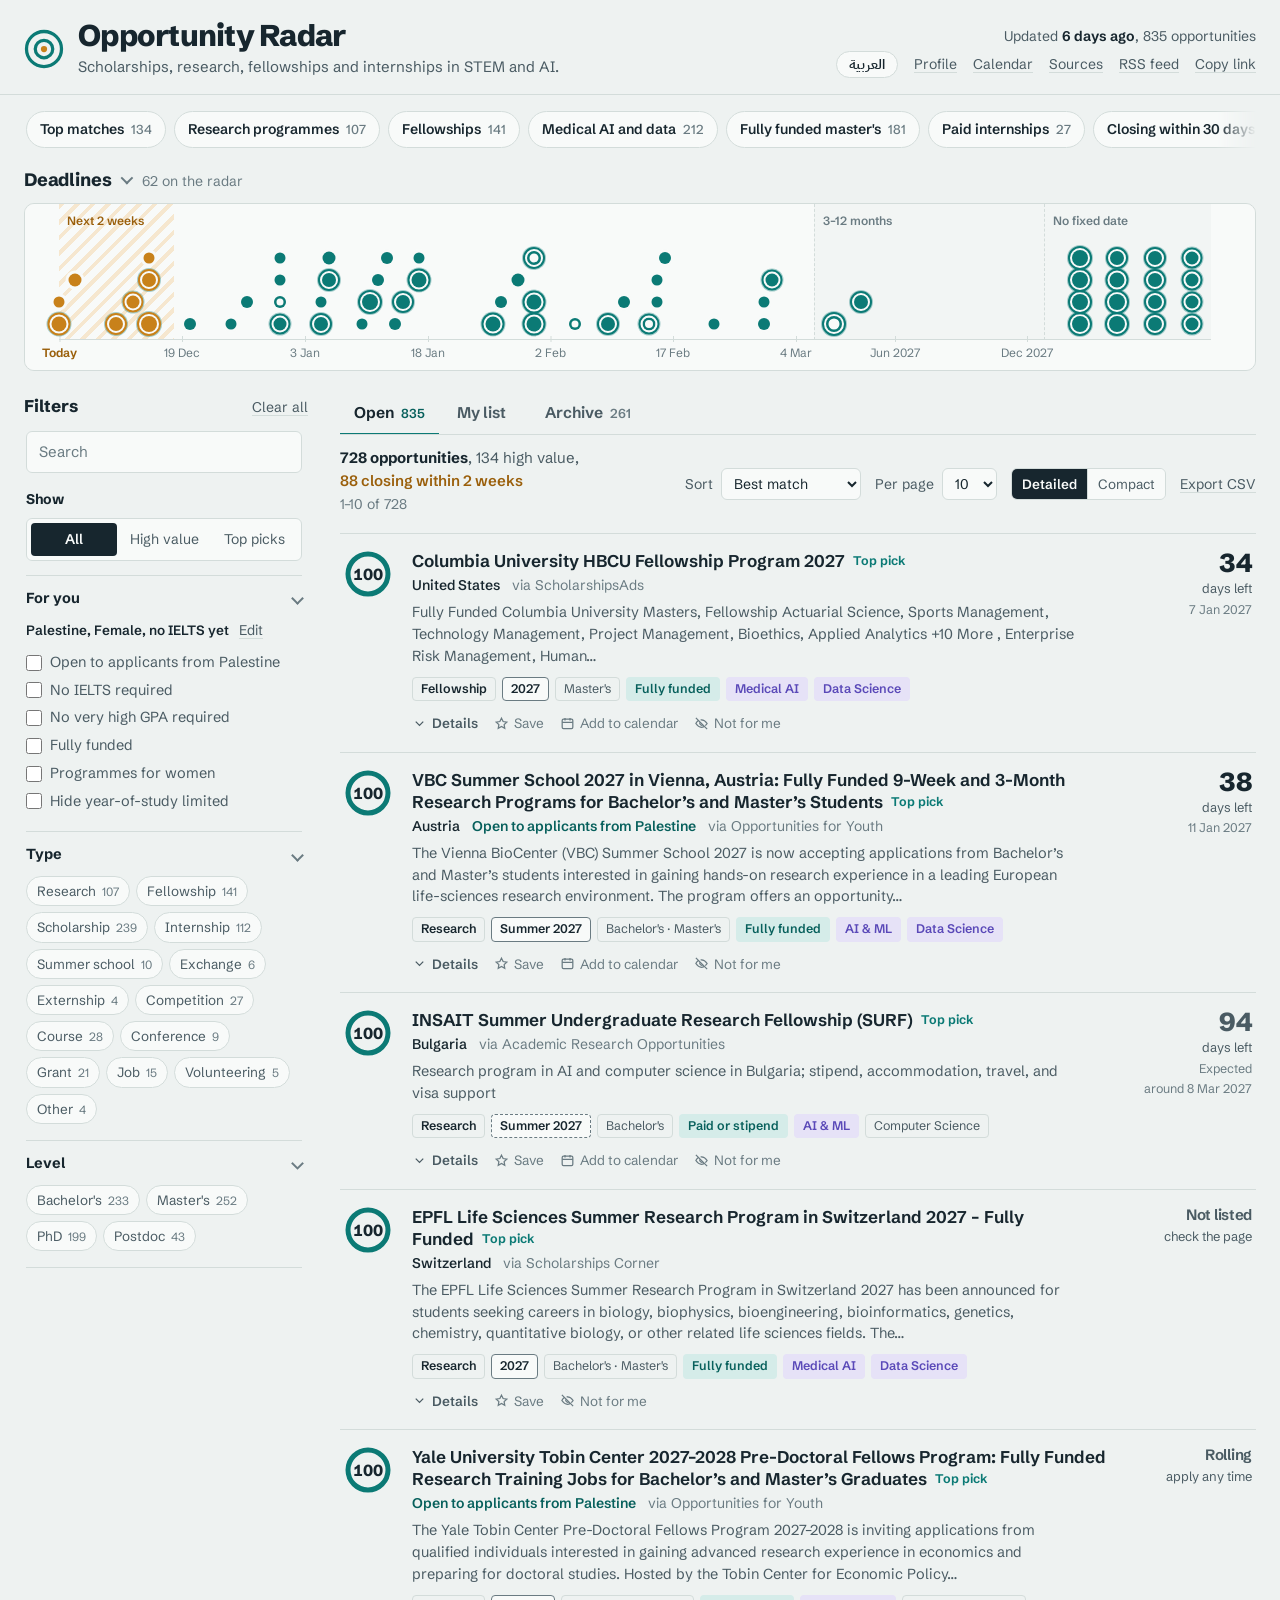
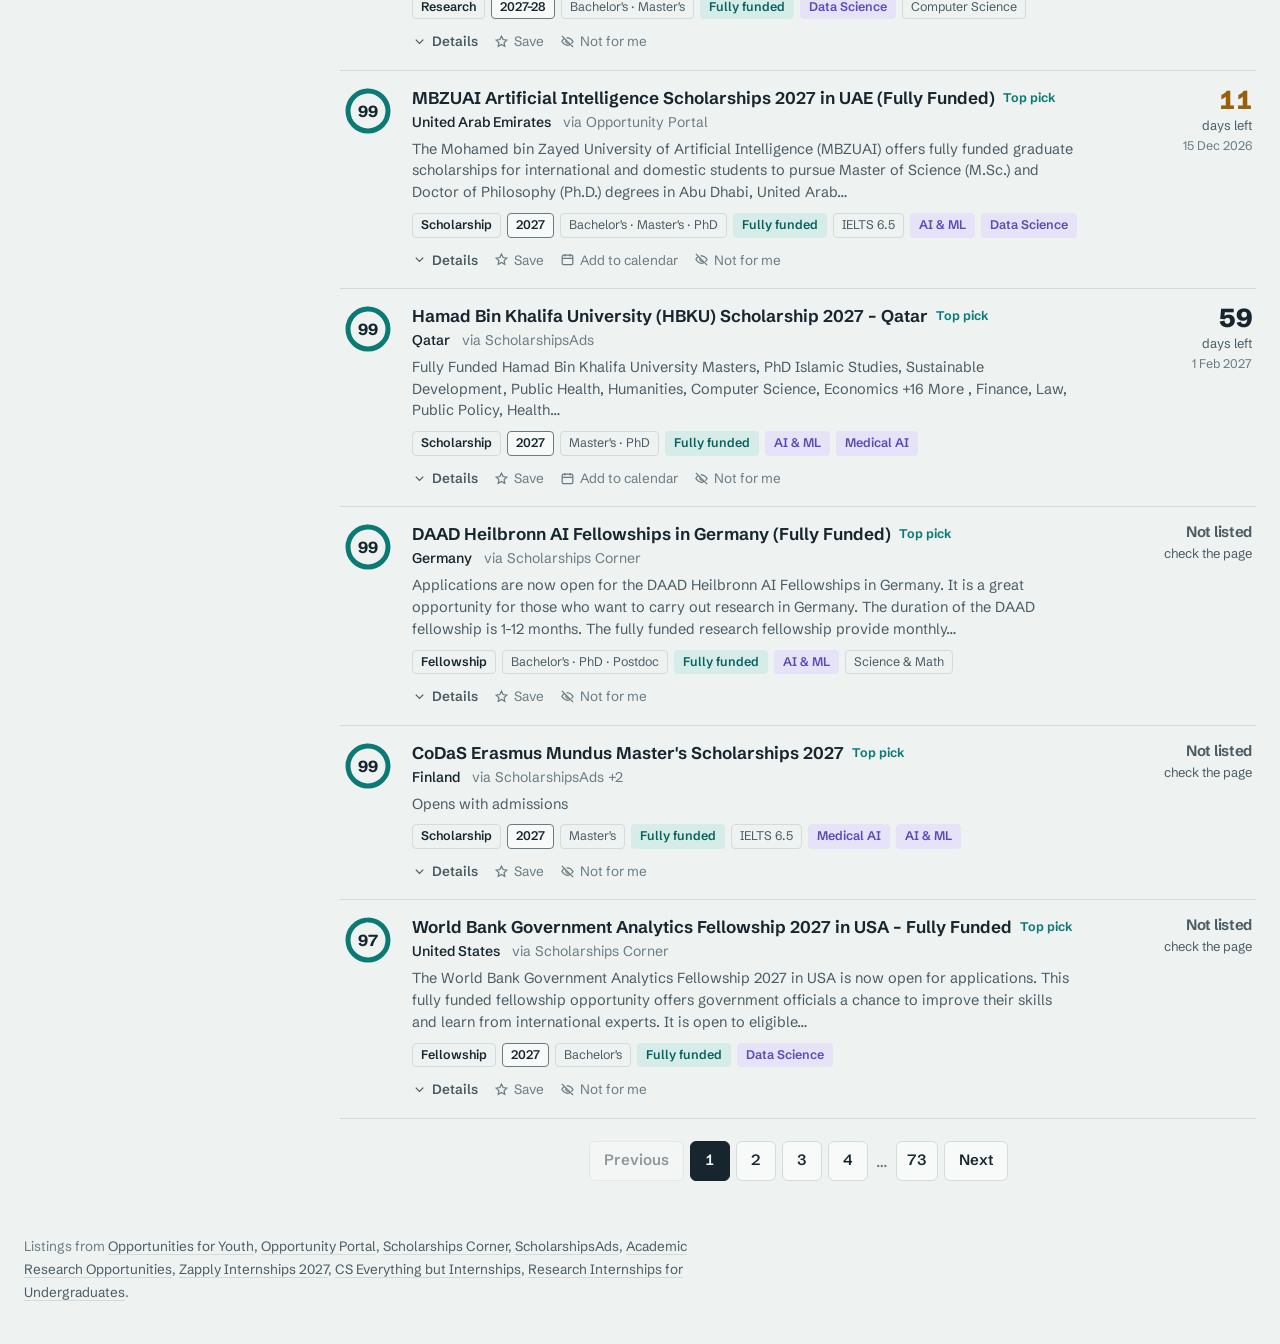
<file: docs/index.html>
<!doctype html>
<html lang="en" dir="ltr">
<head>
<meta charset="utf-8">
<meta name="viewport" content="width=device-width, initial-scale=1, viewport-fit=cover">
<title>Opportunity Radar</title>
<meta name="description" content="Scholarships, research programmes, fellowships and internships in STEM, data science and AI, updated every 3 hours.">
<meta property="og:title" content="Opportunity Radar">
<meta property="og:description" content="Scholarships, research programmes, fellowships and internships in STEM, data science and AI, updated every 3 hours.">
<meta property="og:type" content="website">
<meta property="og:url" content="https://malakbattat.github.io/opportunity-radar/">
<meta property="og:image" content="https://malakbattat.github.io/opportunity-radar/assets/preview.png">
<meta property="og:image:width" content="1200">
<meta property="og:image:height" content="630">
<meta name="twitter:card" content="summary_large_image">
<link rel="canonical" href="https://malakbattat.github.io/opportunity-radar/">
<meta name="theme-color" content="#0B7A75">
<link rel="alternate" type="application/rss+xml" title="Opportunity Radar" href="feed.xml">
<link rel="icon" href="data:image/svg+xml,%3Csvg xmlns='http://www.w3.org/2000/svg' viewBox='0 0 32 32'%3E%3Ccircle cx='16' cy='16' r='14' fill='none' stroke='%230B7A75' stroke-width='3'/%3E%3Ccircle cx='16' cy='16' r='7' fill='none' stroke='%230B7A75' stroke-width='3'/%3E%3Ccircle cx='16' cy='16' r='2.5' fill='%23C8811A'/%3E%3C/svg%3E">
<link rel="preconnect" href="https://fonts.googleapis.com">
<link rel="preconnect" href="https://fonts.gstatic.com" crossorigin>
<link href="https://fonts.googleapis.com/css2?family=IBM+Plex+Sans+Arabic:wght@400;500;600;700&family=Schibsted+Grotesk:ital,wght@0,400..900;1,400..900&display=swap" rel="stylesheet">
<link rel="stylesheet" href="assets/style.css">
</head>
<body>
<a class="skip" href="#results" data-i18n="skip">Skip to results</a>

<header class="masthead">
  <div class="masthead-inner">
    <div class="brand">
      <svg class="brand-mark" viewBox="0 0 32 32" aria-hidden="true"><circle cx="16" cy="16" r="14"/><circle cx="16" cy="16" r="7"/><circle class="blip" cx="16" cy="16" r="2.5"/></svg>
      <div>
        <h1 data-i18n="site.title">Opportunity Radar</h1>
        <p class="tagline" data-i18n="site.tagline">Scholarships, research, fellowships and internships in STEM and AI.</p>
      </div>
    </div>
    <div class="masthead-meta">
      <p class="updated" id="updated">&nbsp;</p>
      <div class="masthead-links">
        <button class="lang-btn" type="button" id="langBtn" lang="ar">العربية</button>
        <button class="linkish" type="button" id="profileBtn" aria-haspopup="dialog" data-i18n="nav.profile">Profile</button>
        <button class="linkish" type="button" id="calendarBtn" aria-haspopup="dialog" data-i18n="nav.calendar">Calendar</button>
        <button class="linkish" type="button" id="sourcesBtn" aria-haspopup="dialog" data-i18n="nav.sources">Sources</button>
        <button class="linkish" type="button" id="rssLink" aria-haspopup="dialog" data-i18n="nav.rss">RSS feed</button>
        <button class="linkish" type="button" id="shareBtn" data-i18n="nav.share">Copy link</button>
      </div>
    </div>
  </div>
</header>

<nav class="quick" aria-labelledby="quickLabel">
  <div class="quick-inner">
    <span class="visually-hidden" id="quickLabel" data-i18n="quick.label">Quick views</span>
    <div class="quick-list" id="quick" role="group" aria-labelledby="quickLabel"></div>
  </div>
</nav>

<section class="runway-wrap" aria-labelledby="runwayTitle">
  <details class="runway-details" id="runwayDetails" open>
    <summary>
      <h2 id="runwayTitle" data-i18n="runway.title">Deadlines</h2>
      <span class="runway-note" id="runwayNote"></span>
    </summary>
    <div class="runway" id="runway" role="list"></div>
  </details>
</section>

<div class="layout">
  <aside class="rail" id="rail" aria-labelledby="railTitle">
    <div class="rail-head">
      <h2 id="railTitle" data-i18n="filters">Filters</h2>
      <button class="linkish" type="button" id="resetBtn" data-i18n="clear">Clear all</button>
      <button class="rail-close" type="button" id="railClose" data-i18n-label="close" aria-label="Close">✕</button>
    </div>

    <div class="rail-body">
      <label class="search" for="q">
        <span class="visually-hidden" data-i18n="search">Search</span>
        <input type="search" id="q" data-i18n-ph="search.ph" placeholder="Search" autocomplete="off">
      </label>

      <fieldset class="seg-group">
        <legend data-i18n="show">Show</legend>
        <div class="seg seg-3" id="viewSeg">
          <label><input type="radio" name="view" value="all" id="view-all" checked><span data-i18n="view.all">All</span></label>
          <label><input type="radio" name="view" value="high" id="view-high"><span data-i18n="view.high">High value</span></label>
          <label><input type="radio" name="view" value="top" id="view-top"><span data-i18n="view.top">Top picks</span></label>
        </div>
      </fieldset>

      <details class="sect sect-you" open>
        <summary><span data-i18n="sect.you">For you</span> <span class="sect-badge" id="b-you"></span></summary>
        <div class="sect-body">
          <p class="profile-line"><span id="profileSummary"></span> <button type="button" class="linkish" id="profileEdit" data-i18n="profile.edit">Edit</button></p>
          <label class="check" for="eligibleOnly"><input type="checkbox" id="eligibleOnly"> <span id="eligibleLabel"></span></label>
          <label class="check" for="noIelts"><input type="checkbox" id="noIelts"> <span id="noIeltsLabel"></span></label>
          <label class="check" for="noHighGpa"><input type="checkbox" id="noHighGpa"> <span data-i18n="you.gpa">No very high GPA required</span></label>
          <label class="check" for="fullyFunded"><input type="checkbox" id="fullyFunded"> <span data-i18n="you.funded">Fully funded</span></label>
          <label class="check" for="womenOnly"><input type="checkbox" id="womenOnly"> <span data-i18n="you.women">Programmes for women</span></label>
          <label class="check" for="hideYear"><input type="checkbox" id="hideYear"> <span data-i18n="q.year">Hide year-of-study limited</span></label>
        </div>
      </details>

      <details class="sect" open>
        <summary><span data-i18n="sect.type">Type</span> <span class="sect-badge" id="b-type"></span></summary>
        <div class="sect-body"><div class="chips" id="f-type"></div></div>
      </details>

      <details class="sect" open>
        <summary><span data-i18n="sect.level">Level</span> <span class="sect-badge" id="b-degree"></span></summary>
        <div class="sect-body"><div class="chips" id="f-degree"></div></div>
      </details>

      <details class="sect" id="sectDeadline" open>
        <summary><span data-i18n="sect.deadline">Deadline</span> <span class="sect-badge" id="b-deadline"></span></summary>
        <div class="sect-body">
          <div class="radios" id="dlRadios">
            <label><input type="radio" name="dl" value="any" id="dl-any" checked> <span data-i18n="dl.any">Any time</span></label>
            <label><input type="radio" name="dl" value="7" id="dl-7"> <span data-i18n="dl.7">Next 7 days</span> <em data-dl="7"></em></label>
            <label><input type="radio" name="dl" value="30" id="dl-30"> <span data-i18n="dl.30">Next 30 days</span> <em data-dl="30"></em></label>
            <label><input type="radio" name="dl" value="60" id="dl-60"> <span data-i18n="dl.60">Next 60 days</span> <em data-dl="60"></em></label>
            <label><input type="radio" name="dl" value="90" id="dl-90"> <span data-i18n="dl.90">Next 90 days</span> <em data-dl="90"></em></label>
            <label><input type="radio" name="dl" value="rolling" id="dl-rolling"> <span data-i18n="dl.rolling">Rolling</span> <em data-dl="rolling"></em></label>
            <label><input type="radio" name="dl" value="custom" id="dl-custom"> <span data-i18n="dl.custom">Choose dates</span></label>
          </div>
          <div class="daterange" id="dateRange" hidden>
            <label for="dlFrom"><span data-i18n="from">From</span> <input type="date" id="dlFrom"></label>
            <label for="dlTo"><span data-i18n="to">To</span> <input type="date" id="dlTo"></label>
          </div>
          <label class="check" for="includeUndated"><input type="checkbox" id="includeUndated"> <span data-i18n="dl.undated">Include no deadline</span></label>
        </div>
      </details>

      <details class="sect" open>
        <summary><span data-i18n="sect.intake">Intake</span> <span class="sect-badge" id="b-intake"></span></summary>
        <div class="sect-body">
          <div class="chips" id="f-intakeYears"></div>
          <div class="chips chips-sub" id="f-intakes"></div>
        </div>
      </details>

      <details class="sect" open>
        <summary><span data-i18n="sect.dest">Destination</span> <span class="sect-badge" id="b-dest"></span></summary>
        <div class="sect-body">
          <div class="chips" id="f-regions"></div>
          <label class="mini-search" for="countryQ"><span class="visually-hidden" data-i18n="country.ph">Find a country</span>
            <input type="search" id="countryQ" data-i18n-ph="country.ph" placeholder="Find a country" autocomplete="off"></label>
          <div class="checklist" id="f-countries"></div>
        </div>
      </details>

      <details class="sect" open>
        <summary><span data-i18n="sect.fields">Field</span> <span class="sect-badge" id="b-fields"></span></summary>
        <div class="sect-body"><div class="chips" id="f-fields"></div></div>
      </details>

      <details class="sect" open>
        <summary><span data-i18n="sect.funding">Funding</span> <span class="sect-badge" id="b-funding"></span></summary>
        <div class="sect-body"><div class="chips" id="f-funding"></div></div>
      </details>

      <details class="sect">
        <summary><span data-i18n="sect.quality">Eligibility and quality</span> <span class="sect-badge" id="b-quality"></span></summary>
        <div class="sect-body">
          <label class="check" for="hideFees"><input type="checkbox" id="hideFees" checked> <span data-i18n="q.fees">Hide fee-charging events</span></label>
          <label class="check" for="prestigeOnly"><input type="checkbox" id="prestigeOnly"> <span data-i18n="q.prestige">Recognised programmes only</span></label>
          <label class="range" for="minScore">
            <span><span data-i18n="q.min">Minimum score</span> <output id="minScoreOut" for="minScore">0</output></span>
            <input type="range" id="minScore" min="0" max="90" step="5" value="0">
          </label>
        </div>
      </details>

      <details class="sect" id="sectAdded">
        <summary><span data-i18n="sect.added">Added</span> <span class="sect-badge" id="b-added"></span></summary>
        <div class="sect-body radios">
          <label><input type="radio" name="added" value="any" id="added-any" checked> <span data-i18n="dl.any">Any time</span></label>
          <label><input type="radio" name="added" value="1" id="added-1"> <span data-i18n="added.1">Last 24 hours</span></label>
          <label><input type="radio" name="added" value="7" id="added-7"> <span data-i18n="added.7">Last 7 days</span></label>
          <label><input type="radio" name="added" value="30" id="added-30"> <span data-i18n="added.30">Last 30 days</span></label>
        </div>
      </details>

      <details class="sect">
        <summary><span data-i18n="sect.source">Source</span> <span class="sect-badge" id="b-source"></span></summary>
        <div class="sect-body"><div class="chips" id="f-source"></div></div>
      </details>
    </div>

    <div class="rail-foot">
      <button type="button" class="btn btn-block" id="railDone"></button>
    </div>
  </aside>
  <div class="scrim" id="scrim" hidden></div>

  <main class="results" id="results" tabindex="-1">
    <div class="tabs" id="tabs" role="group" data-i18n-label="collections" aria-label="Collections">
      <button type="button" class="tab" id="tab-open" data-tab="open" aria-pressed="true"><span data-i18n="tab.open">Open</span> <b id="n-open"></b></button>
      <button type="button" class="tab" id="tab-mine" data-tab="mine" aria-pressed="false"><span data-i18n="tab.mine">My list</span> <b id="n-mine"></b></button>
      <button type="button" class="tab" id="tab-archive" data-tab="archive" aria-pressed="false"><span data-i18n="tab.archive">Archive</span> <b id="n-archive"></b></button>
    </div>
    <div class="chips mine-chips" id="f-status" hidden></div>
    <div class="toolbar">
      <button class="filters-toggle" type="button" id="railOpen" aria-controls="rail" aria-expanded="false"><span data-i18n="filters">Filters</span> <span class="fc" id="activeCount"></span></button>
      <p class="count" id="count" aria-live="polite"></p>
      <div class="tools">
        <label class="sort" for="sort"><span class="sort-word" data-i18n="sort">Sort</span>
          <select id="sort">
            <option value="score" data-i18n="sort.score">Best match</option>
            <option value="deadline" data-i18n="sort.deadline">Deadline</option>
            <option value="new" data-i18n="sort.new">Recently added</option>
            <option value="intake" data-i18n="sort.intake">Intake</option>
            <option value="az" data-i18n="sort.az">A to Z</option>
          </select>
        </label>
        <label class="sort per-page" for="perPage"><span class="sort-word" data-i18n="perPage">Per page</span>
          <select id="perPage">
            <option value="10">10</option>
            <option value="20">20</option>
            <option value="50">50</option>
          </select>
        </label>
        <div class="density" role="group" data-i18n-label="layout" aria-label="Layout">
          <button type="button" id="dens-detailed" aria-pressed="true" data-i18n="dens.detailed">Detailed</button>
          <button type="button" id="dens-compact" aria-pressed="false" data-i18n="dens.compact">Compact</button>
        </div>
        <button type="button" class="linkish" id="exportBtn" data-i18n="export">Export CSV</button>
      </div>
    </div>
    <div class="fresh" id="fresh" role="status" hidden>
      <span id="freshText"></span>
      <button type="button" class="btn" id="freshBtn" data-i18n="fresh.show">Show</button>
    </div>
    <div class="pills" id="pills" hidden></div>

    <ol class="list" id="list"></ol>
    <nav class="pager" id="pager" data-i18n-label="pages" aria-label="Pages" hidden></nav>

    <div class="empty" id="empty" hidden>
      <h3 id="emptyTitle"></h3>
      <div class="empty-actions" id="emptyActions"></div>
    </div>
  </main>
</div>

<footer class="foot">
  <p id="credits"></p>
</footer>

<dialog class="sources-dialog" id="sourcesDialog" aria-labelledby="sourcesTitle">
  <form method="dialog">
    <h2 id="sourcesTitle" data-i18n="nav.sources">Sources</h2>
    <ul id="sourcesList"></ul>
    <button class="btn" value="close" data-i18n="close">Close</button>
  </form>
</dialog>

<dialog class="sources-dialog" id="profileDialog" aria-labelledby="profileTitle">
  <form method="dialog" id="profileForm">
    <h2 id="profileTitle" data-i18n="profile.title">Your profile</h2>
    <div class="form-grid">
      <label for="pfNationality"><span data-i18n="profile.nationality">Nationality</span>
        <select id="pfNationality"></select></label>
      <fieldset class="radios-inline">
        <legend data-i18n="profile.gender">Gender</legend>
        <label><input type="radio" name="pfGender" value="female" id="pfFemale"> <span data-i18n="profile.female">Female</span></label>
        <label><input type="radio" name="pfGender" value="male" id="pfMale"> <span data-i18n="profile.male">Male</span></label>
        <label><input type="radio" name="pfGender" value="" id="pfNone"> <span data-i18n="profile.none">Prefer not to say</span></label>
      </fieldset>
      <label for="pfEnglish"><span data-i18n="profile.english">IELTS score</span>
        <input type="number" id="pfEnglish" min="4" max="9" step="0.5" data-i18n-ph="profile.noScore" placeholder="No score yet"></label>
    </div>
    <div class="dialog-actions">
      <button class="btn" value="save" id="profileSave" data-i18n="profile.save">Save profile</button>
      <button class="btn btn-ghost" value="cancel" data-i18n="cancel">Cancel</button>
    </div>
  </form>
</dialog>

<dialog class="sources-dialog" id="calendarDialog" aria-labelledby="calendarTitle">
  <form method="dialog">
    <h2 id="calendarTitle" data-i18n="cal.title">Calendar</h2>
    <div class="cal-feeds" id="calFeeds"></div>
    <div class="cal-mine">
      <h3 data-i18n="cal.mine">My list</h3>
      <button type="button" class="btn btn-ghost" id="calMine" data-i18n="cal.download">Download my list's deadlines</button>
    </div>
    <button class="btn" value="close" data-i18n="close">Close</button>
  </form>
</dialog>

<dialog class="sources-dialog" id="feedDialog" aria-labelledby="feedTitle">
  <form method="dialog">
    <h2 id="feedTitle" data-i18n="nav.rss">RSS feed</h2>
    <div class="cal-feeds" id="feedLinks"></div>
    <button class="btn" value="close" data-i18n="close">Close</button>
  </form>
</dialog>

<div class="toast" id="toast" role="status" aria-live="polite"></div>
<script src="assets/app.js"></script>
</body>
</html>
</file>
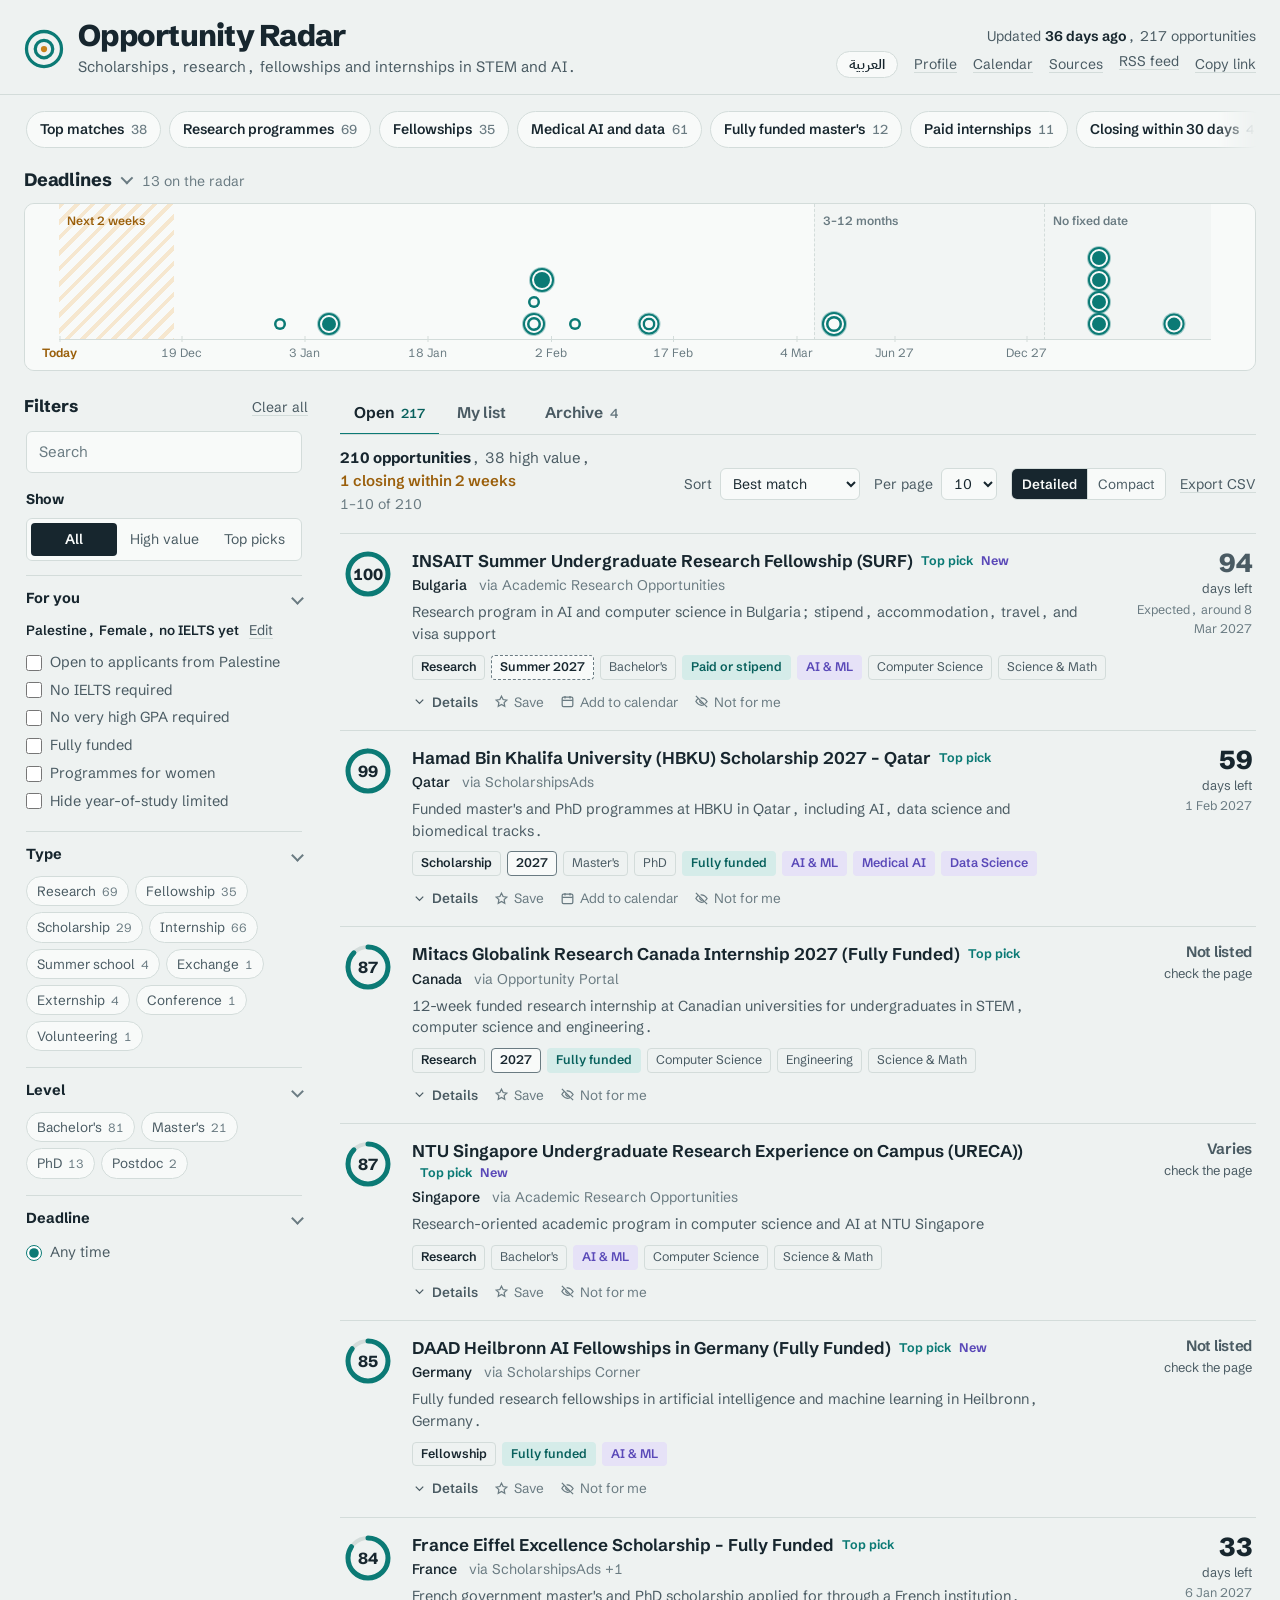
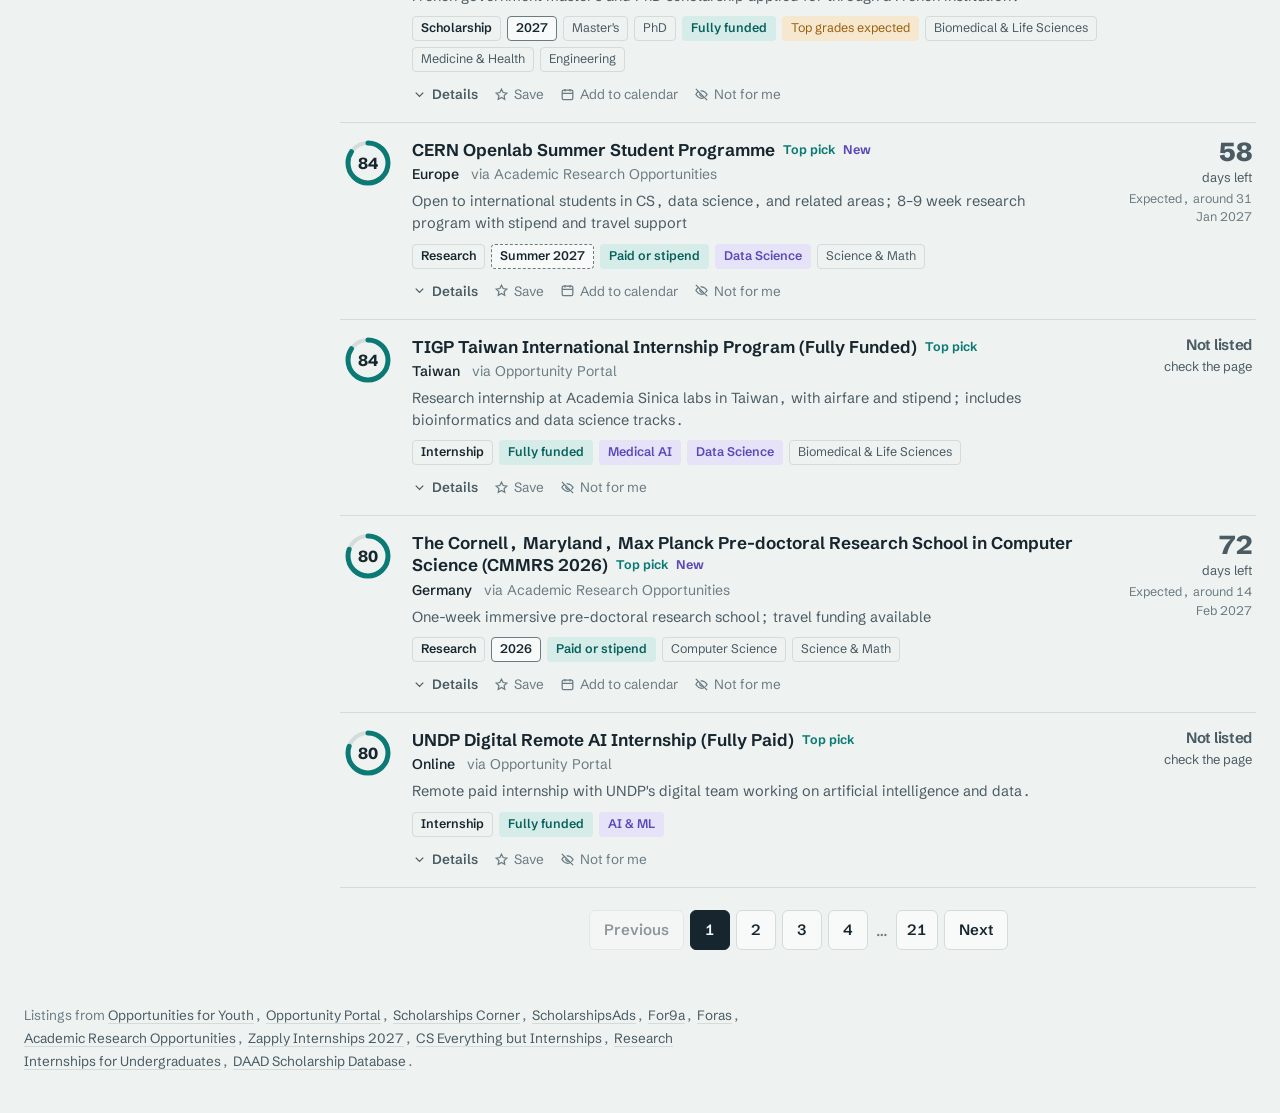
<file: opportunity-radar/docs/index.html>
<!doctype html>
<html lang="en" dir="ltr">
<head>
<meta charset="utf-8">
<meta name="viewport" content="width=device-width, initial-scale=1, viewport-fit=cover">
<title>Opportunity Radar</title>
<meta name="description" content="Scholarships, research programmes, fellowships and internships in STEM, data science and AI, updated every hour.">
<meta property="og:title" content="Opportunity Radar">
<meta property="og:description" content="Scholarships, research programmes, fellowships and internships in STEM, data science and AI, updated every hour.">
<meta property="og:type" content="website">
<meta name="theme-color" content="#0B7A75">
<link rel="alternate" type="application/rss+xml" title="Opportunity Radar" href="feed.xml">
<link rel="icon" href="data:image/svg+xml,%3Csvg xmlns='http://www.w3.org/2000/svg' viewBox='0 0 32 32'%3E%3Ccircle cx='16' cy='16' r='14' fill='none' stroke='%230B7A75' stroke-width='3'/%3E%3Ccircle cx='16' cy='16' r='7' fill='none' stroke='%230B7A75' stroke-width='3'/%3E%3Ccircle cx='16' cy='16' r='2.5' fill='%23C8811A'/%3E%3C/svg%3E">
<link rel="preconnect" href="https://fonts.googleapis.com">
<link rel="preconnect" href="https://fonts.gstatic.com" crossorigin>
<link href="https://fonts.googleapis.com/css2?family=IBM+Plex+Sans+Arabic:wght@400;500;600;700&family=Schibsted+Grotesk:ital,wght@0,400..900;1,400..900&display=swap" rel="stylesheet">
<link rel="stylesheet" href="assets/style.css">
</head>
<body>
<a class="skip" href="#results" data-i18n="skip">Skip to results</a>

<header class="masthead">
  <div class="masthead-inner">
    <div class="brand">
      <svg class="brand-mark" viewBox="0 0 32 32" aria-hidden="true"><circle cx="16" cy="16" r="14"/><circle cx="16" cy="16" r="7"/><circle class="blip" cx="16" cy="16" r="2.5"/></svg>
      <div>
        <h1 data-i18n="site.title">Opportunity Radar</h1>
        <p class="tagline" data-i18n="site.tagline">Scholarships, research, fellowships and internships in STEM and AI.</p>
      </div>
    </div>
    <div class="masthead-meta">
      <p class="updated" id="updated">&nbsp;</p>
      <div class="masthead-links">
        <button class="lang-btn" type="button" id="langBtn" lang="ar">العربية</button>
        <button class="linkish" type="button" id="profileBtn" aria-haspopup="dialog" data-i18n="nav.profile">Profile</button>
        <button class="linkish" type="button" id="calendarBtn" aria-haspopup="dialog" data-i18n="nav.calendar">Calendar</button>
        <button class="linkish" type="button" id="sourcesBtn" aria-haspopup="dialog" data-i18n="nav.sources">Sources</button>
        <a class="linkish" href="feed.xml" id="rssLink" data-i18n="nav.rss">RSS feed</a>
        <button class="linkish" type="button" id="shareBtn" data-i18n="nav.share">Copy link</button>
      </div>
    </div>
  </div>
</header>

<nav class="quick" aria-labelledby="quickLabel">
  <div class="quick-inner">
    <span class="visually-hidden" id="quickLabel" data-i18n="quick.label">Quick views</span>
    <div class="quick-list" id="quick" role="group" aria-labelledby="quickLabel"></div>
  </div>
</nav>

<section class="runway-wrap" aria-labelledby="runwayTitle">
  <details class="runway-details" id="runwayDetails" open>
    <summary>
      <h2 id="runwayTitle" data-i18n="runway.title">Deadlines</h2>
      <span class="runway-note" id="runwayNote"></span>
    </summary>
    <div class="runway" id="runway" role="list"></div>
  </details>
</section>

<div class="layout">
  <aside class="rail" id="rail" aria-labelledby="railTitle">
    <div class="rail-head">
      <h2 id="railTitle" data-i18n="filters">Filters</h2>
      <button class="linkish" type="button" id="resetBtn" data-i18n="clear">Clear all</button>
      <button class="rail-close" type="button" id="railClose" data-i18n-label="close" aria-label="Close">✕</button>
    </div>

    <div class="rail-body">
      <label class="search" for="q">
        <span class="visually-hidden" data-i18n="search">Search</span>
        <input type="search" id="q" data-i18n-ph="search.ph" placeholder="Search" autocomplete="off">
      </label>

      <fieldset class="seg-group">
        <legend data-i18n="show">Show</legend>
        <div class="seg seg-3" id="viewSeg">
          <label><input type="radio" name="view" value="all" id="view-all" checked><span data-i18n="view.all">All</span></label>
          <label><input type="radio" name="view" value="high" id="view-high"><span data-i18n="view.high">High value</span></label>
          <label><input type="radio" name="view" value="top" id="view-top"><span data-i18n="view.top">Top picks</span></label>
        </div>
      </fieldset>

      <details class="sect sect-you" open>
        <summary><span data-i18n="sect.you">For you</span> <span class="sect-badge" id="b-you"></span></summary>
        <div class="sect-body">
          <p class="profile-line"><span id="profileSummary"></span> <button type="button" class="linkish" id="profileEdit" data-i18n="profile.edit">Edit</button></p>
          <label class="check" for="eligibleOnly"><input type="checkbox" id="eligibleOnly"> <span id="eligibleLabel"></span></label>
          <label class="check" for="noIelts"><input type="checkbox" id="noIelts"> <span id="noIeltsLabel"></span></label>
          <label class="check" for="noHighGpa"><input type="checkbox" id="noHighGpa"> <span data-i18n="you.gpa">No very high GPA required</span></label>
          <label class="check" for="fullyFunded"><input type="checkbox" id="fullyFunded"> <span data-i18n="you.funded">Fully funded</span></label>
          <label class="check" for="womenOnly"><input type="checkbox" id="womenOnly"> <span data-i18n="you.women">Programmes for women</span></label>
          <label class="check" for="hideYear"><input type="checkbox" id="hideYear"> <span data-i18n="q.year">Hide year-of-study limited</span></label>
        </div>
      </details>

      <details class="sect" open>
        <summary><span data-i18n="sect.type">Type</span> <span class="sect-badge" id="b-type"></span></summary>
        <div class="sect-body"><div class="chips" id="f-type"></div></div>
      </details>

      <details class="sect" open>
        <summary><span data-i18n="sect.level">Level</span> <span class="sect-badge" id="b-degree"></span></summary>
        <div class="sect-body"><div class="chips" id="f-degree"></div></div>
      </details>

      <details class="sect" id="sectDeadline" open>
        <summary><span data-i18n="sect.deadline">Deadline</span> <span class="sect-badge" id="b-deadline"></span></summary>
        <div class="sect-body">
          <div class="radios" id="dlRadios">
            <label><input type="radio" name="dl" value="any" id="dl-any" checked> <span data-i18n="dl.any">Any time</span></label>
            <label><input type="radio" name="dl" value="7" id="dl-7"> <span data-i18n="dl.7">Next 7 days</span> <em data-dl="7"></em></label>
            <label><input type="radio" name="dl" value="30" id="dl-30"> <span data-i18n="dl.30">Next 30 days</span> <em data-dl="30"></em></label>
            <label><input type="radio" name="dl" value="60" id="dl-60"> <span data-i18n="dl.60">Next 60 days</span> <em data-dl="60"></em></label>
            <label><input type="radio" name="dl" value="90" id="dl-90"> <span data-i18n="dl.90">Next 90 days</span> <em data-dl="90"></em></label>
            <label><input type="radio" name="dl" value="rolling" id="dl-rolling"> <span data-i18n="dl.rolling">Rolling</span> <em data-dl="rolling"></em></label>
            <label><input type="radio" name="dl" value="custom" id="dl-custom"> <span data-i18n="dl.custom">Choose dates</span></label>
          </div>
          <div class="daterange" id="dateRange" hidden>
            <label for="dlFrom"><span data-i18n="from">From</span> <input type="date" id="dlFrom"></label>
            <label for="dlTo"><span data-i18n="to">To</span> <input type="date" id="dlTo"></label>
          </div>
          <label class="check" for="includeUndated"><input type="checkbox" id="includeUndated"> <span data-i18n="dl.undated">Include no deadline</span></label>
        </div>
      </details>

      <details class="sect" open>
        <summary><span data-i18n="sect.intake">Intake</span> <span class="sect-badge" id="b-intake"></span></summary>
        <div class="sect-body">
          <div class="chips" id="f-intakeYears"></div>
          <div class="chips chips-sub" id="f-intakes"></div>
        </div>
      </details>

      <details class="sect" open>
        <summary><span data-i18n="sect.dest">Destination</span> <span class="sect-badge" id="b-dest"></span></summary>
        <div class="sect-body">
          <div class="chips" id="f-regions"></div>
          <label class="mini-search" for="countryQ"><span class="visually-hidden" data-i18n="country.ph">Find a country</span>
            <input type="search" id="countryQ" data-i18n-ph="country.ph" placeholder="Find a country" autocomplete="off"></label>
          <div class="checklist" id="f-countries"></div>
        </div>
      </details>

      <details class="sect" open>
        <summary><span data-i18n="sect.fields">Field</span> <span class="sect-badge" id="b-fields"></span></summary>
        <div class="sect-body"><div class="chips" id="f-fields"></div></div>
      </details>

      <details class="sect" open>
        <summary><span data-i18n="sect.funding">Funding</span> <span class="sect-badge" id="b-funding"></span></summary>
        <div class="sect-body"><div class="chips" id="f-funding"></div></div>
      </details>

      <details class="sect">
        <summary><span data-i18n="sect.quality">Eligibility and quality</span> <span class="sect-badge" id="b-quality"></span></summary>
        <div class="sect-body">
          <label class="check" for="hideFees"><input type="checkbox" id="hideFees" checked> <span data-i18n="q.fees">Hide fee-charging events</span></label>
          <label class="check" for="prestigeOnly"><input type="checkbox" id="prestigeOnly"> <span data-i18n="q.prestige">Recognised programmes only</span></label>
          <label class="range" for="minScore">
            <span><span data-i18n="q.min">Minimum score</span> <output id="minScoreOut" for="minScore">0</output></span>
            <input type="range" id="minScore" min="0" max="90" step="5" value="0">
          </label>
        </div>
      </details>

      <details class="sect" id="sectAdded">
        <summary><span data-i18n="sect.added">Added</span> <span class="sect-badge" id="b-added"></span></summary>
        <div class="sect-body radios">
          <label><input type="radio" name="added" value="any" id="added-any" checked> <span data-i18n="dl.any">Any time</span></label>
          <label><input type="radio" name="added" value="1" id="added-1"> <span data-i18n="added.1">Last 24 hours</span></label>
          <label><input type="radio" name="added" value="7" id="added-7"> <span data-i18n="added.7">Last 7 days</span></label>
          <label><input type="radio" name="added" value="30" id="added-30"> <span data-i18n="added.30">Last 30 days</span></label>
        </div>
      </details>

      <details class="sect">
        <summary><span data-i18n="sect.source">Source</span> <span class="sect-badge" id="b-source"></span></summary>
        <div class="sect-body"><div class="chips" id="f-source"></div></div>
      </details>
    </div>

    <div class="rail-foot">
      <button type="button" class="btn btn-block" id="railDone"></button>
    </div>
  </aside>
  <div class="scrim" id="scrim" hidden></div>

  <main class="results" id="results" tabindex="-1">
    <div class="tabs" id="tabs" role="group" data-i18n-label="collections" aria-label="Collections">
      <button type="button" class="tab" id="tab-open" data-tab="open" aria-pressed="true"><span data-i18n="tab.open">Open</span> <b id="n-open"></b></button>
      <button type="button" class="tab" id="tab-mine" data-tab="mine" aria-pressed="false"><span data-i18n="tab.mine">My list</span> <b id="n-mine"></b></button>
      <button type="button" class="tab" id="tab-archive" data-tab="archive" aria-pressed="false"><span data-i18n="tab.archive">Archive</span> <b id="n-archive"></b></button>
    </div>
    <div class="chips mine-chips" id="f-status" hidden></div>
    <div class="toolbar">
      <button class="filters-toggle" type="button" id="railOpen" aria-controls="rail" aria-expanded="false"><span data-i18n="filters">Filters</span> <span class="fc" id="activeCount"></span></button>
      <p class="count" id="count" aria-live="polite"></p>
      <div class="tools">
        <label class="sort" for="sort"><span class="sort-word" data-i18n="sort">Sort</span>
          <select id="sort">
            <option value="score" data-i18n="sort.score">Best match</option>
            <option value="deadline" data-i18n="sort.deadline">Deadline</option>
            <option value="new" data-i18n="sort.new">Recently added</option>
            <option value="intake" data-i18n="sort.intake">Intake</option>
            <option value="az" data-i18n="sort.az">A to Z</option>
          </select>
        </label>
        <label class="sort per-page" for="perPage"><span class="sort-word" data-i18n="perPage">Per page</span>
          <select id="perPage">
            <option value="10">10</option>
            <option value="20">20</option>
            <option value="50">50</option>
          </select>
        </label>
        <div class="density" role="group" data-i18n-label="layout" aria-label="Layout">
          <button type="button" id="dens-detailed" aria-pressed="true" data-i18n="dens.detailed">Detailed</button>
          <button type="button" id="dens-compact" aria-pressed="false" data-i18n="dens.compact">Compact</button>
        </div>
        <button type="button" class="linkish" id="exportBtn" data-i18n="export">Export CSV</button>
      </div>
    </div>
    <div class="fresh" id="fresh" role="status" hidden>
      <span id="freshText"></span>
      <button type="button" class="btn" id="freshBtn" data-i18n="fresh.show">Show</button>
    </div>
    <div class="pills" id="pills" hidden></div>

    <ol class="list" id="list"></ol>
    <nav class="pager" id="pager" data-i18n-label="pages" aria-label="Pages" hidden></nav>

    <div class="empty" id="empty" hidden>
      <h3 id="emptyTitle"></h3>
      <div class="empty-actions" id="emptyActions"></div>
    </div>
  </main>
</div>

<footer class="foot">
  <p id="credits"></p>
</footer>

<dialog class="sources-dialog" id="sourcesDialog" aria-labelledby="sourcesTitle">
  <form method="dialog">
    <h2 id="sourcesTitle" data-i18n="nav.sources">Sources</h2>
    <ul id="sourcesList"></ul>
    <button class="btn" value="close" data-i18n="close">Close</button>
  </form>
</dialog>

<dialog class="sources-dialog" id="profileDialog" aria-labelledby="profileTitle">
  <form method="dialog" id="profileForm">
    <h2 id="profileTitle" data-i18n="profile.title">Your profile</h2>
    <div class="form-grid">
      <label for="pfNationality"><span data-i18n="profile.nationality">Nationality</span>
        <select id="pfNationality"></select></label>
      <fieldset class="radios-inline">
        <legend data-i18n="profile.gender">Gender</legend>
        <label><input type="radio" name="pfGender" value="female" id="pfFemale"> <span data-i18n="profile.female">Female</span></label>
        <label><input type="radio" name="pfGender" value="male" id="pfMale"> <span data-i18n="profile.male">Male</span></label>
        <label><input type="radio" name="pfGender" value="" id="pfNone"> <span data-i18n="profile.none">Prefer not to say</span></label>
      </fieldset>
      <label for="pfEnglish"><span data-i18n="profile.english">IELTS score</span>
        <input type="number" id="pfEnglish" min="4" max="9" step="0.5" data-i18n-ph="profile.noScore" placeholder="No score yet"></label>
    </div>
    <div class="dialog-actions">
      <button class="btn" value="save" id="profileSave" data-i18n="profile.save">Save profile</button>
      <button class="btn btn-ghost" value="cancel" data-i18n="cancel">Cancel</button>
    </div>
  </form>
</dialog>

<dialog class="sources-dialog" id="calendarDialog" aria-labelledby="calendarTitle">
  <form method="dialog">
    <h2 id="calendarTitle" data-i18n="cal.title">Calendar</h2>
    <div class="cal-feeds" id="calFeeds"></div>
    <div class="cal-mine">
      <h3 data-i18n="cal.mine">My list</h3>
      <button type="button" class="btn btn-ghost" id="calMine" data-i18n="cal.download">Download my list's deadlines</button>
    </div>
    <button class="btn" value="close" data-i18n="close">Close</button>
  </form>
</dialog>

<div class="toast" id="toast" role="status" aria-live="polite"></div>
<script src="assets/app.js"></script>
</body>
</html>
</file>
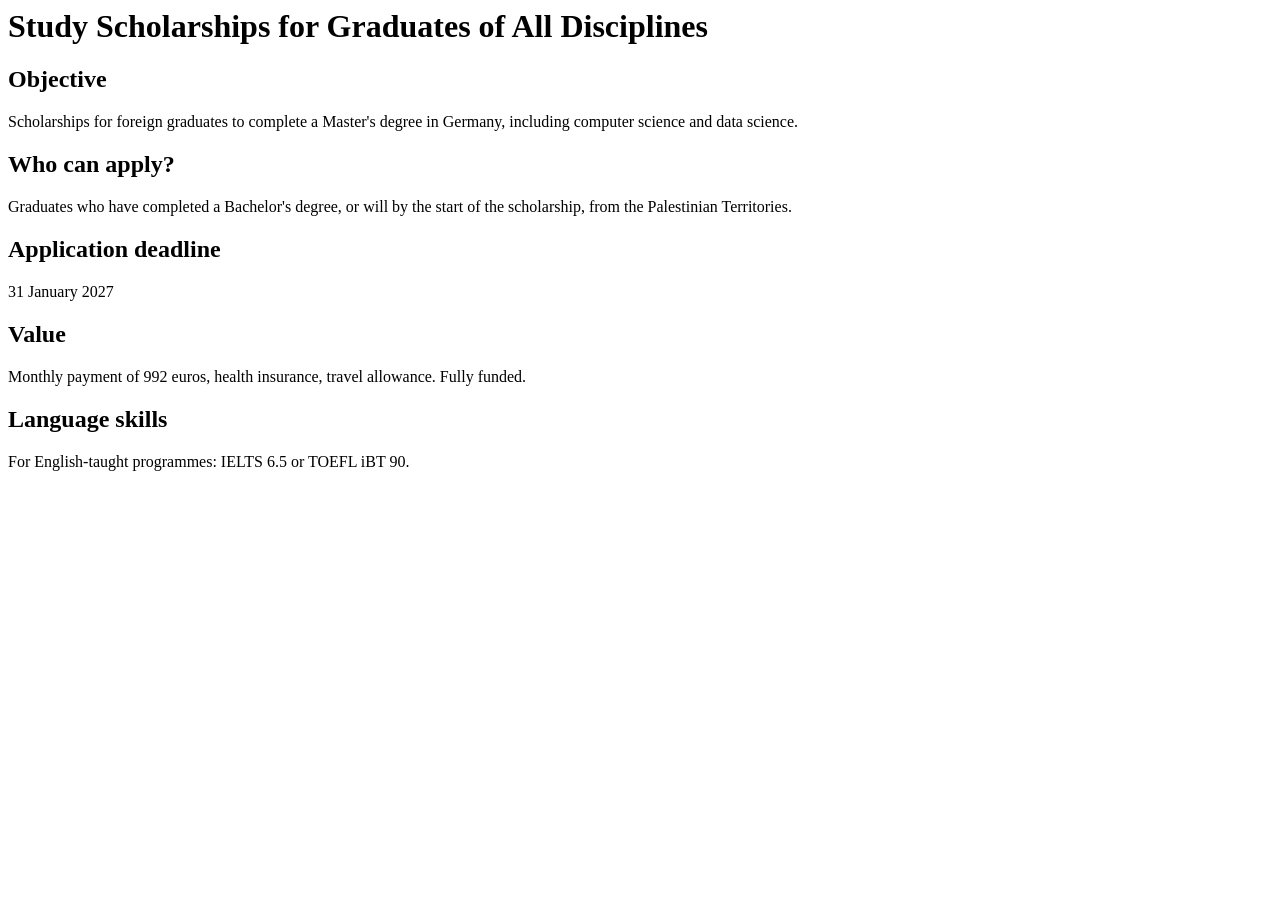
<file: tests/fixtures/daad_detail.html>
<html><body><main>
<h1>Study Scholarships for Graduates of All Disciplines</h1>
<h2>Objective</h2><p>Scholarships for foreign graduates to complete a Master's degree in Germany, including computer science and data science.</p>
<h2>Who can apply?</h2><p>Graduates who have completed a Bachelor's degree, or will by the start of the scholarship, from the Palestinian Territories.</p>
<h2>Application deadline</h2><p>31 January 2027</p>
<h2>Value</h2><p>Monthly payment of 992 euros, health insurance, travel allowance. Fully funded.</p>
<h2>Language skills</h2><p>For English-taught programmes: IELTS 6.5 or TOEFL iBT 90.</p>
</main></body></html>
</file>
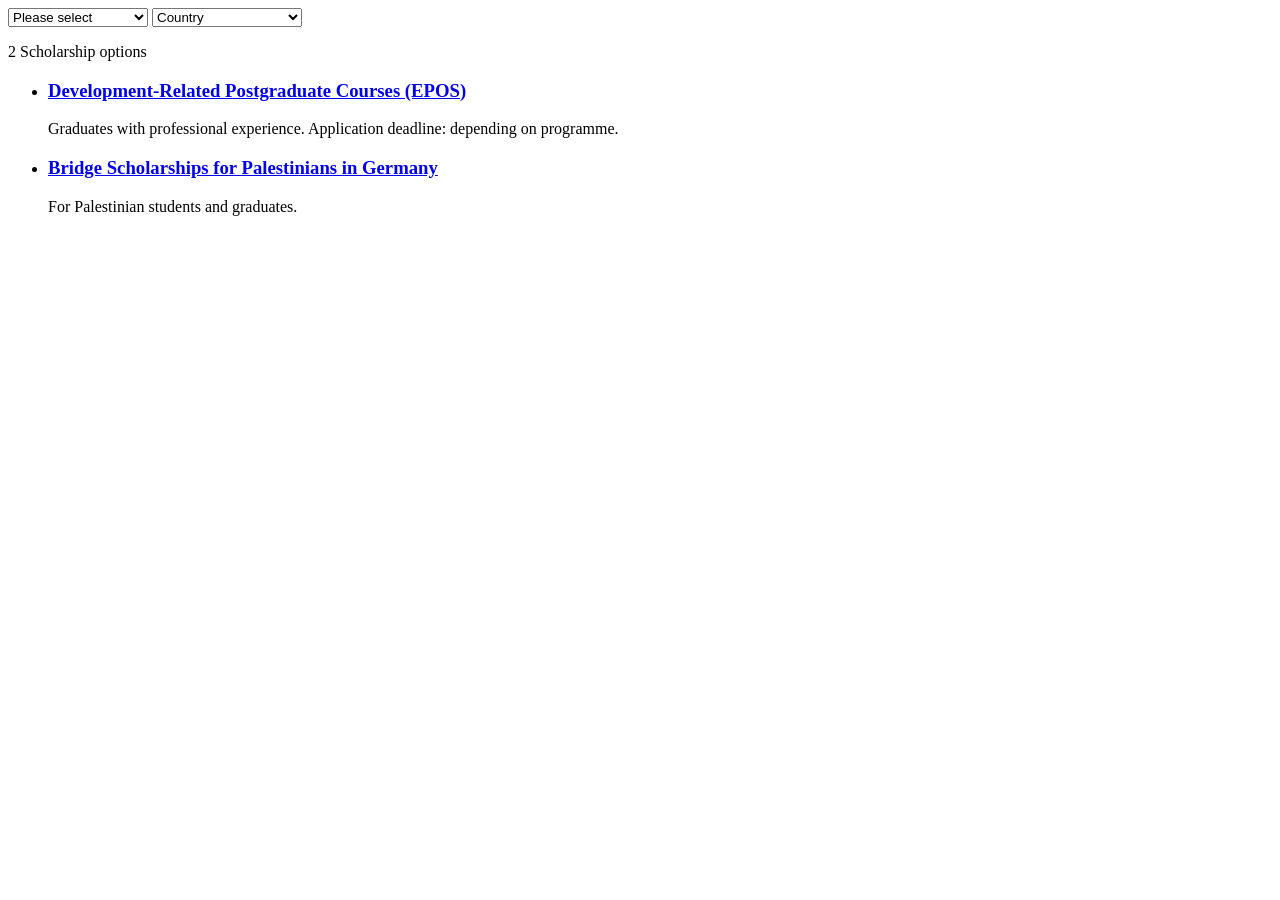
<file: tests/fixtures/daad_search.html>
<html><body><main>
<form id="search">
 <select name="status" id="status"><option value="">Please select</option><option value="1">Undergraduates</option><option value="2">Graduates</option><option value="3">Doctoral candidates</option></select>
 <select name="origin" id="origin"><option value="">Country</option><option value="150">Pakistan</option><option value="152">Palestinian Territories</option><option value="153">Panama</option></select>
</form>
<p>2 Scholarship options</p>
<ul class="results">
 <li><h3><a href="/deutschland/stipendium/datenbank/en/21148-scholarship-database/?detail=50076777">Development-Related Postgraduate Courses (EPOS)</a></h3><p>Graduates with professional experience. Application deadline: depending on programme.</p></li>
 <li><h3><a href="/deutschland/stipendium/datenbank/en/21148-scholarship-database/?detail=57652675">Bridge Scholarships for Palestinians in Germany</a></h3><p>For Palestinian students and graduates.</p></li>
</ul>
</main></body></html>
</file>
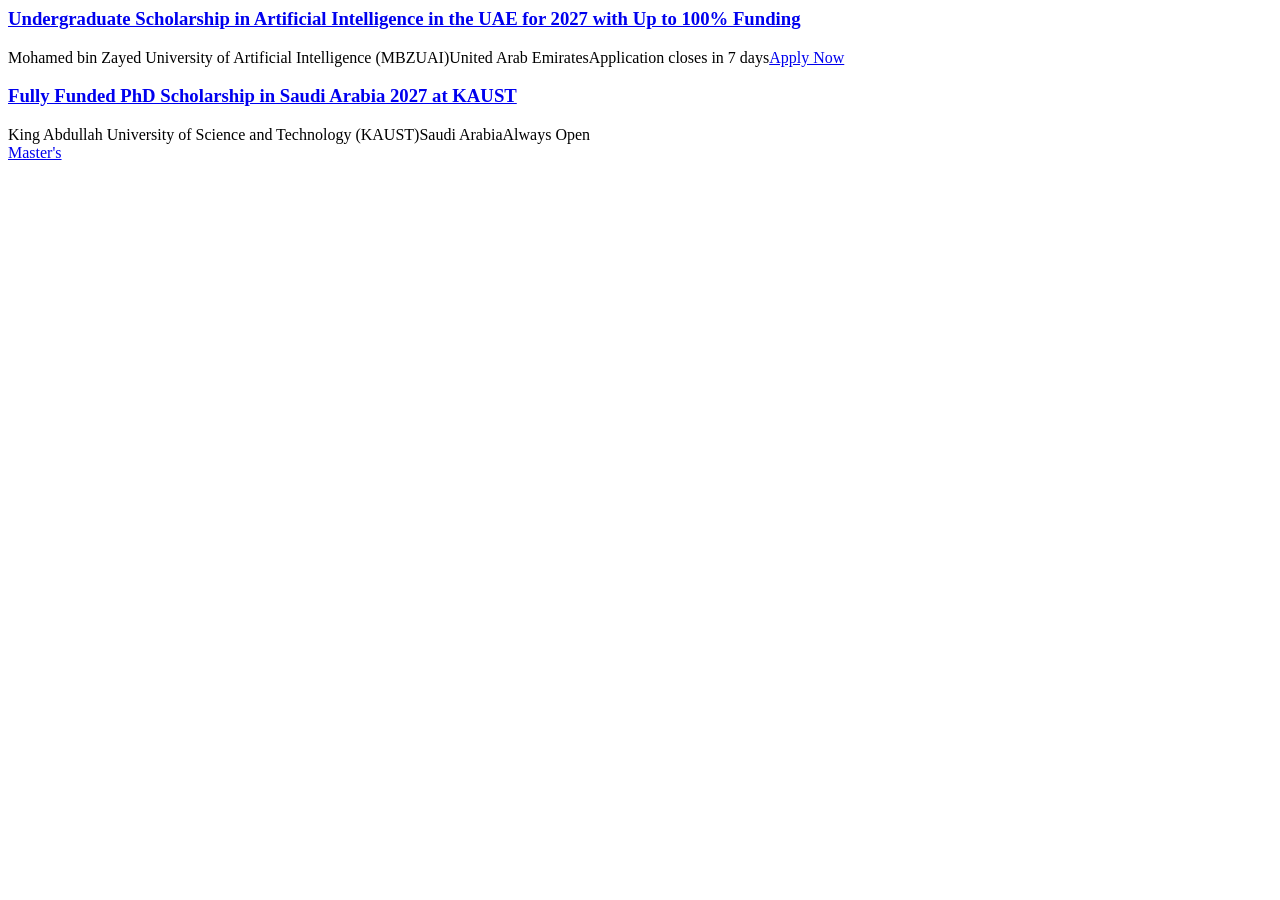
<file: tests/fixtures/for9a.html>
<html><body><div class="grid">
 <div class="card"><a href="/en/opportunity/Undergraduate-Scholarship-in-Artificial-Intelligence-in-the-UAE"><h3>Undergraduate Scholarship in Artificial Intelligence in the UAE for 2027 with Up to 100% Funding</h3></a>
  <span>Mohamed bin Zayed University of Artificial Intelligence (MBZUAI)</span><span>United Arab Emirates</span><span>Application closes in 7 days</span><a href="/en/opportunity/Undergraduate-Scholarship-in-Artificial-Intelligence-in-the-UAE">Apply Now</a></div>
 <div class="card"><a href="/en/opportunity/Fully-Funded-PhD-Scholarship-KAUST"><h3>Fully Funded PhD Scholarship in Saudi Arabia 2027 at KAUST</h3></a>
  <span>King Abdullah University of Science and Technology (KAUST)</span><span>Saudi Arabia</span><span>Always Open</span></div>
 <a href="/en/opportunity/category/Scholarships/Master">Master's</a>
</div>
<script id="__NEXT_DATA__" type="application/json">{"props":{"pageProps":{"list":[{"id":9,"slug":"Marie-Sklodowska-Curie-Postdoctoral-Fellowship-2026","title":"Marie Skłodowska-Curie Postdoctoral Fellowship 2026 for Researchers","organization":{"name":"European Commission"},"deadline":"2026-11-23","type":"Fellowship"}]}}}</script>
</body></html>
</file>
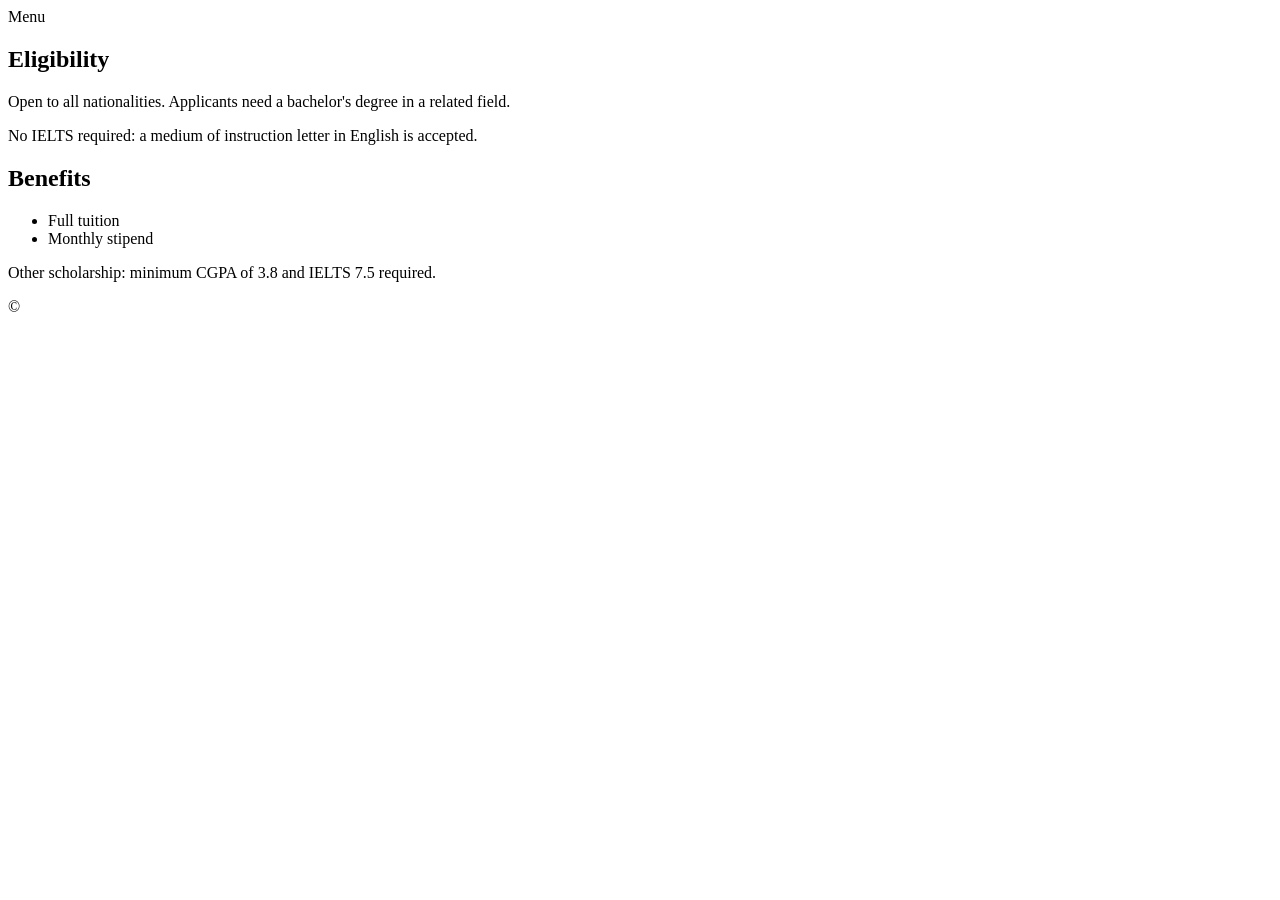
<file: tests/fixtures/sa_detail.html>
<html><body><header><nav>Menu</nav></header>
<div class="layout"><div class="content"><article>
<h2>Eligibility</h2><p>Open to all nationalities. Applicants need a bachelor's degree in a related field.</p>
<p>No IELTS required: a medium of instruction letter in English is accepted.</p>
<h2>Benefits</h2><ul><li>Full tuition</li><li>Monthly stipend</li></ul>
</article></div>
<aside class="sidebar"><p>Other scholarship: minimum CGPA of 3.8 and IELTS 7.5 required.</p></aside></div>
<footer>©</footer></body></html>
</file>
<file: docs/assets/style.css>
:root {
  --paper: #EEF2F1;
  --surface: #F8FAF9;
  --ink: #17262E;
  --ink-2: #4A5B63;
  --ink-3: #6A7B82;
  --rule: #D3DCDA;
  --teal: #0B7A75;
  --teal-strong: #07605C;
  --teal-soft: #D5ECE9;
  --amber: #9A5F0B;
  --amber-dot: #C8811A;
  --amber-soft: #F6E7CF;
  --violet: #5A49B8;
  --violet-soft: #E6E2F7;
  --closed: #8A979C;
  --on-ink: #F8FAF9;
  --focus: #0B7A75;
  --scrim: rgba(15, 26, 31, .45);
  --radius-s: 6px;
  --radius-m: 10px;
  --font: "Schibsted Grotesk", "IBM Plex Sans Arabic", ui-sans-serif, system-ui, -apple-system, "Segoe UI", sans-serif;
  color-scheme: light;
}
@media (prefers-color-scheme: dark) {
  :root:not([data-theme="light"]) {
    --paper: #0F1A1F; --surface: #15232A; --ink: #E4ECEA; --ink-2: #A4B5B8; --ink-3: #8597A0;
    --rule: #26363D; --teal: #4CC2B7; --teal-strong: #7AD8CF; --teal-soft: #123A38;
    --amber: #E8A852; --amber-dot: #E5A24A; --amber-soft: #3A2B14; --violet: #A99BF4; --violet-soft: #2A2550;
    --closed: #6C7C82; --on-ink: #0F1A1F; --focus: #7AD8CF; --scrim: rgba(0, 0, 0, .6); color-scheme: dark;
  }
}
:root[data-theme="dark"] {
  --paper: #0F1A1F; --surface: #15232A; --ink: #E4ECEA; --ink-2: #A4B5B8; --ink-3: #8597A0;
  --rule: #26363D; --teal: #4CC2B7; --teal-strong: #7AD8CF; --teal-soft: #123A38;
  --amber: #E8A852; --amber-dot: #E5A24A; --amber-soft: #3A2B14; --violet: #A99BF4; --violet-soft: #2A2550;
  --closed: #6C7C82; --on-ink: #0F1A1F; --focus: #7AD8CF; --scrim: rgba(0, 0, 0, .6); color-scheme: dark;
}

* { box-sizing: border-box; }
html { -webkit-text-size-adjust: 100%; }
body {
  margin: 0; background: var(--paper); color: var(--ink);
  font-family: var(--font); font-size: 16px; line-height: 1.5;
}
.dial b, .due .n, .pager, .ck-prog { font-variant-numeric: tabular-nums; }
a { color: inherit; }
:focus-visible { outline: 2px solid var(--focus); outline-offset: 2px; border-radius: 4px; }
.visually-hidden { position: absolute !important; width: 1px; height: 1px; overflow: hidden; clip: rect(0 0 0 0); white-space: nowrap; }
.skip { position: absolute; inset-inline-start: -999px; top: 8px; background: var(--ink); color: var(--on-ink); padding: 8px 12px; border-radius: var(--radius-s); z-index: 50; }
.skip:focus { inset-inline-start: 16px; }
button, input, select { font: inherit; color: inherit; }
kbd { white-space: nowrap; font: inherit; font-size: .9em; padding: 0 5px; border: 1px solid var(--rule); border-radius: 4px; background: var(--surface); }
[hidden] { display: none !important; }

.linkish { background: none; border: 0; padding: 0; cursor: pointer; color: var(--ink-2); text-decoration: underline; text-decoration-color: var(--rule); text-underline-offset: 3px; font-size: 14px; }
.linkish:hover { color: var(--ink); text-decoration-color: currentColor; }
.btn {
  display: inline-flex; align-items: center; justify-content: center; gap: 6px;
  background: var(--ink); color: var(--on-ink); border: 1px solid var(--ink); border-radius: var(--radius-s);
  padding: 8px 14px; cursor: pointer; font-weight: 600; font-size: 14px; text-decoration: none;
}
.btn-ghost { background: transparent; color: var(--ink); border-color: var(--rule); }
.btn-ghost:hover { border-color: var(--ink-3); }
.btn-block { width: 100%; padding: 11px 14px; font-size: 15px; }

.masthead { border-bottom: 1px solid var(--rule); }
.masthead-inner {
  max-width: 1320px; margin: 0 auto; padding: 20px 24px 16px;
  display: flex; gap: 20px; align-items: flex-end; justify-content: space-between; flex-wrap: wrap;
}
.brand { display: flex; gap: 14px; align-items: center; min-width: 0; }
.brand-mark { width: 40px; height: 40px; flex: none; fill: none; stroke: var(--teal); stroke-width: 2.6; }
.brand-mark .blip { fill: var(--amber-dot); stroke: none; }
h1 { margin: 0; font-size: 30px; line-height: 1.05; font-weight: 800; letter-spacing: -0.025em; }
.tagline { margin: 4px 0 0; color: var(--ink-2); font-size: 15px; max-width: 56ch; }
.masthead-meta { text-align: end; }
.updated { margin: 0 0 4px; font-size: 14px; color: var(--ink-2); }
.updated b { color: var(--ink); font-weight: 650; }
.masthead-links { display: flex; gap: 16px; justify-content: flex-end; flex-wrap: wrap; }

.quick-inner { max-width: 1320px; margin: 0 auto; padding: 14px 24px 0; display: flex; gap: 12px; align-items: center; }
.quick-label { font-size: 14px; color: var(--ink-3); white-space: nowrap; }
.quick-list {
  display: flex; gap: 8px; overflow-x: auto; scrollbar-width: none; padding: 2px 32px 2px 2px; min-width: 0;
  -webkit-mask-image: linear-gradient(to right, #000 calc(100% - 40px), transparent);
  mask-image: linear-gradient(to right, #000 calc(100% - 40px), transparent);
}
.quick-list::-webkit-scrollbar { display: none; }
.quick-btn {
  flex: none; display: inline-flex; gap: 7px; align-items: baseline; cursor: pointer;
  padding: 7px 13px; border-radius: 999px; border: 1px solid var(--rule); background: var(--surface);
  font-size: 14px; font-weight: 600; color: var(--ink);
}
.quick-btn em { font-style: normal; font-weight: 500; color: var(--ink-3); font-size: 13px; }
.quick-btn:hover { border-color: var(--ink-3); }
.quick-btn[aria-pressed="true"] { background: var(--ink); border-color: var(--ink); color: var(--on-ink); }
.quick-btn[aria-pressed="true"] em { color: inherit; opacity: .7; }

.runway-wrap { max-width: 1320px; margin: 0 auto; padding: 16px 24px 4px; }
.runway-details > summary {
  list-style: none; cursor: pointer; display: flex; align-items: baseline; gap: 12px; flex-wrap: wrap; margin-bottom: 10px;
}
.runway-details > summary::-webkit-details-marker { display: none; }
.runway-details > summary h2 { margin: 0; font-size: 18px; font-weight: 750; letter-spacing: -0.01em; display: inline-flex; gap: 10px; align-items: center; }
.runway-details > summary h2::after { content: ""; width: 7px; height: 7px; border-right: 2px solid var(--ink-3); border-bottom: 2px solid var(--ink-3); transform: rotate(45deg) translateY(-2px); transition: transform .15s; }
.runway-details:not([open]) > summary h2::after { transform: rotate(-45deg); }
.runway-note { font-size: 14px; color: var(--ink-3); }
.runway {
  position: relative; height: 168px; background: var(--surface); border: 1px solid var(--rule); border-radius: var(--radius-m);
  overflow-x: auto; overflow-y: hidden; scrollbar-width: thin;
}
.runway-track { position: relative; height: 100%; min-width: 980px; margin: 0 44px 0 34px; }
.runway-axis { position: absolute; inset-inline: 0; bottom: 30px; border-top: 1px solid var(--rule); }
.runway-urgent {
  position: absolute; inset-inline-start: 0; bottom: 30px; top: 0; font-size: 12px; font-weight: 600; color: var(--amber);
  padding-block-start: 8px; padding-inline-start: 8px; white-space: nowrap;
  background: repeating-linear-gradient(135deg, var(--amber-soft) 0 4px, transparent 4px 11px);
}
.runway-tick { position: absolute; bottom: 8px; transform: translateX(-50%); font-size: 12px; color: var(--ink-3); white-space: nowrap; }
.runway-tick::before { content: ""; position: absolute; inset-inline-start: 50%; bottom: 20px; height: 6px; border-inline-start: 1px solid var(--rule); }
.runway-tick.today { color: var(--amber); font-weight: 650; }
.blipbtn { position: absolute; transform: translate(-50%, 50%); border: 0; padding: 0; cursor: pointer; background: none; display: grid; place-items: center; }
.blipbtn i { display: block; border-radius: 50%; background: var(--teal); box-shadow: 0 0 0 3px var(--surface); transition: transform .12s ease; }
.blipbtn.urgent i { background: var(--amber-dot); }
.blipbtn.top i { outline: 2px solid var(--teal); outline-offset: 2px; }
.blipbtn.urgent.top i { outline-color: var(--amber-dot); }
.blipbtn:hover i, .blipbtn:focus-visible i { transform: scale(1.25); }
.blipbtn .tip {
  position: absolute; bottom: calc(100% + 8px); left: 50%; transform: translateX(-50%);
  background: var(--ink); color: var(--on-ink); font-size: 13px; line-height: 1.35; padding: 6px 9px; border-radius: var(--radius-s);
  width: max-content; max-width: 260px; text-align: start; pointer-events: none; opacity: 0; visibility: hidden; z-index: 5;
}
.blipbtn:hover .tip, .blipbtn:focus-visible .tip { opacity: 1; visibility: visible; }
.blipbtn .tip small { display: block; opacity: .75; font-size: 12px; }
.runway-empty { position: absolute; inset: 0; display: grid; place-items: center; color: var(--ink-3); font-size: 14px; padding: 0 16px; text-align: center; }

.layout { max-width: 1320px; margin: 0 auto; padding: 18px 24px 40px; display: grid; grid-template-columns: 284px minmax(0, 1fr); gap: 32px; align-items: start; }

.rail { position: sticky; top: 12px; max-height: calc(100vh - 24px); display: flex; flex-direction: column; }
.rail-head { display: flex; align-items: baseline; gap: 12px; margin-bottom: 10px; }
.rail-head h2 { margin: 0; font-size: 17px; font-weight: 750; flex: 1; }
.rail-close { display: none; background: none; border: 0; font-size: 18px; cursor: pointer; color: var(--ink-2); padding: 4px 8px; }
.rail-body { overflow-y: auto; padding: 2px 6px 16px 2px; scrollbar-width: thin; min-height: 0; }
.rail-foot { display: none; }
.search input, .mini-search input {
  width: 100%; font-size: 15px; padding: 9px 12px; border-radius: var(--radius-s);
  border: 1px solid var(--rule); background: var(--surface); color: var(--ink);
}
.mini-search input { font-size: 14px; padding: 6px 10px; margin: 10px 0 6px; }
.search input::placeholder, .mini-search input::placeholder { color: var(--ink-3); }
fieldset { border: 0; margin: 0; padding: 0; min-width: 0; }
legend { font-size: 14px; font-weight: 700; padding: 0; margin-bottom: 8px; }

.seg-group { margin-top: 16px; }
.seg { display: grid; grid-template-columns: repeat(2, 1fr); gap: 4px; background: var(--surface); border: 1px solid var(--rule); border-radius: var(--radius-s); padding: 4px; }
.seg label { position: relative; }
.seg input { position: absolute; opacity: 0; pointer-events: none; }
.seg label > span, .seg button { display: block; width: 100%; text-align: center; padding: 6px 4px; border-radius: 4px; font-size: 14px; cursor: pointer; color: var(--ink-2); background: none; border: 0; }
.seg span b { font-weight: 600; color: var(--ink-3); }
.seg input:checked + span, .seg button[aria-pressed="true"] { background: var(--ink); color: var(--on-ink); font-weight: 600; }
.seg input:checked + span b { color: inherit; opacity: .7; }
.seg input:focus-visible + span { outline: 2px solid var(--focus); outline-offset: 1px; }
.mine-chips { margin-top: 8px; }

.sect { border-top: 1px solid var(--rule); margin-top: 14px; }
.sect > summary {
  list-style: none; cursor: pointer; display: flex; align-items: center; gap: 8px;
  padding: 12px 0 4px; font-size: 14.5px; font-weight: 700;
}
.sect > summary::-webkit-details-marker { display: none; }
.sect > summary::after { content: ""; margin-inline-start: auto; width: 7px; height: 7px; border-right: 2px solid var(--ink-3); border-bottom: 2px solid var(--ink-3); transform: rotate(45deg); transition: transform .15s; }
.sect:not([open]) > summary::after { transform: rotate(-45deg); }
.sect-badge:not(:empty) { background: var(--teal); color: var(--on-ink); border-radius: 999px; font-size: 11.5px; padding: 0 7px; line-height: 18px; }
.sect-body { padding: 6px 0 2px; }

.chips { display: flex; flex-wrap: wrap; gap: 6px; }
.chip { position: relative; }
.chip input { position: absolute; opacity: 0; pointer-events: none; }
.chip span {
  display: inline-flex; gap: 6px; align-items: baseline; padding: 4px 10px; border-radius: 999px; font-size: 13.5px; cursor: pointer;
  border: 1px solid var(--rule); background: var(--surface); color: var(--ink-2); user-select: none;
}
.chip span em, .check em, .radios em { font-style: normal; color: var(--ink-3); font-size: 12px; }
.chip input:checked + span { background: var(--teal-soft); border-color: var(--teal); color: var(--teal-strong); font-weight: 600; }
.chip input:checked + span em { color: inherit; }
.chip input:focus-visible + span { outline: 2px solid var(--focus); outline-offset: 2px; }
.chip.ai input:checked + span { background: var(--violet-soft); border-color: var(--violet); color: var(--violet); }

.check, .radios label { display: flex; gap: 8px; align-items: center; font-size: 14.5px; color: var(--ink-2); padding: 3px 0; cursor: pointer; }
.check input, .radios input { accent-color: var(--teal); width: 16px; height: 16px; flex: none; margin: 0; }
.radios em, .check em { margin-inline-start: auto; }
.checklist { max-height: 210px; overflow-y: auto; padding-inline-end: 4px; scrollbar-width: thin; }
.daterange { display: grid; grid-template-columns: 1fr 1fr; gap: 8px; margin: 6px 0 8px; }
.daterange label { display: grid; gap: 2px; font-size: 12.5px; color: var(--ink-3); }
.daterange input { padding: 5px 6px; border: 1px solid var(--rule); border-radius: var(--radius-s); background: var(--surface); font-size: 13.5px; min-width: 0; }
.range { display: grid; gap: 4px; font-size: 14.5px; color: var(--ink-2); margin-bottom: 6px; }
.range span { display: flex; justify-content: space-between; }
.range output { font-weight: 700; color: var(--ink); }
.range input { accent-color: var(--teal); width: 100%; }

.toolbar { display: flex; align-items: center; gap: 14px; flex-wrap: wrap; padding-bottom: 12px; border-bottom: 1px solid var(--rule); }
.count { margin: 0; flex: 1; min-width: 200px; font-size: 15px; color: var(--ink-2); }
.count b { color: var(--ink); }
.count .soon { color: var(--amber); font-weight: 600; white-space: nowrap; }
.tools { display: flex; align-items: center; gap: 14px; flex-wrap: wrap; }
.sort { font-size: 14px; color: var(--ink-2); display: flex; gap: 8px; align-items: center; }
.sort select { font-size: 14px; padding: 5px 8px; border-radius: var(--radius-s); border: 1px solid var(--rule); background: var(--surface); color: var(--ink); max-width: 46vw; }
.density { display: flex; border: 1px solid var(--rule); border-radius: var(--radius-s); overflow: hidden; }
.density button { border: 0; background: var(--surface); padding: 5px 10px; font-size: 13.5px; cursor: pointer; color: var(--ink-2); }
.density button + button { border-inline-start: 1px solid var(--rule); }
.density button[aria-pressed="true"] { background: var(--ink); color: var(--on-ink); font-weight: 600; }
.filters-toggle { display: none; background: var(--surface); border: 1px solid var(--rule); border-radius: var(--radius-s); padding: 6px 12px; cursor: pointer; font-size: 14px; font-weight: 600; }
.filters-toggle .fc:not(:empty) { background: var(--teal); color: var(--on-ink); border-radius: 999px; padding: 0 7px; margin-inline-start: 4px; font-size: 12px; }

.fresh {
  display: flex; align-items: center; gap: 12px; flex-wrap: wrap; margin-top: 12px; padding: 10px 12px;
  border-radius: var(--radius-m); background: var(--violet-soft); color: var(--ink); font-size: 14.5px; font-weight: 600;
}
.fresh span { flex: 1; min-width: 180px; }
.pills { display: flex; flex-wrap: wrap; gap: 6px; align-items: center; padding: 10px 0 2px; }
.pill {
  display: inline-flex; gap: 6px; align-items: center; padding: 3px 6px 3px 10px; border-radius: 999px; cursor: pointer;
  background: var(--teal-soft); color: var(--teal-strong); border: 1px solid transparent; font-size: 13.5px; font-weight: 600;
}
.pill i { font-style: normal; font-size: 11px; width: 18px; height: 18px; display: grid; place-items: center; border-radius: 50%; }
.pill:hover i { background: var(--teal); color: var(--on-ink); }
.pills .linkish { margin-inline-start: 4px; }

.list { list-style: none; margin: 0; padding: 0; }
.group-head { font-size: 14px; font-weight: 700; color: var(--ink-2); padding: 18px 4px 6px; border-bottom: 1px solid var(--rule); }
.row {
  display: grid; grid-template-columns: 52px minmax(0, 1fr) 128px; column-gap: 16px; align-items: start;
  padding: 16px 4px; border-bottom: 1px solid var(--rule);
}
.row.flash { animation: flash 1.6s ease; }
@keyframes flash { 0%, 30% { background: var(--teal-soft); } 100% { background: transparent; } }
.dial { position: relative; width: 48px; height: 48px; }
.dial svg { width: 100%; height: 100%; transform: rotate(-90deg); }
.dial circle { fill: none; stroke-width: 4; }
.dial .bg { stroke: var(--rule); }
.dial .fg { stroke: var(--ink-3); stroke-linecap: round; }
.row.high .dial .fg, .row.top .dial .fg { stroke: var(--teal); }
.row.top .dial .fg { stroke-width: 5; }
.dial b { position: absolute; inset: 0; display: grid; place-items: center; font-size: 16px; font-weight: 750; }
.row.standard .dial b { color: var(--ink-2); font-weight: 600; }

.body { min-width: 0; }
.title { margin: 0; font-size: 17px; line-height: 1.3; font-weight: 650; text-wrap: pretty; }
.title a { text-decoration: none; }
.title a:hover { text-decoration: underline; text-underline-offset: 3px; text-decoration-thickness: 1px; }
.tier-note, .newbadge, .status-note { display: inline-block; margin-inline-start: 8px; font-size: 12.5px; font-weight: 650; vertical-align: 2px; white-space: nowrap; }
.tier-note { color: var(--teal); }
.newbadge { color: var(--violet); }
.status-note { padding: 0 7px; border-radius: 4px; background: var(--teal-soft); color: var(--teal-strong); }
.status-note.s-applied { background: var(--ink); color: var(--on-ink); }
.meta { margin: 3px 0 0; font-size: 14px; color: var(--ink-2); display: flex; flex-wrap: wrap; column-gap: 12px; row-gap: 2px; }
.meta .place { color: var(--ink); font-weight: 550; }
.meta .src { color: var(--ink-3); }
.meta .restricted { color: var(--amber); }
.summary { margin: 6px 0 0; font-size: 14.5px; color: var(--ink-2); max-width: 74ch; display: -webkit-box; -webkit-box-orient: vertical; -webkit-line-clamp: 3; line-clamp: 3; overflow: hidden; }
.nowrap { white-space: nowrap; }
.tags { display: flex; flex-wrap: wrap; gap: 6px; margin-top: 9px; }
.tag { font-size: 12.5px; padding: 2px 8px; border-radius: 4px; background: var(--paper); border: 1px solid var(--rule); color: var(--ink-2); }
.tag.type { background: transparent; font-weight: 600; color: var(--ink); }
.tag.f-ai { background: var(--violet-soft); border-color: transparent; color: var(--violet); font-weight: 600; }
.tag.money { background: var(--teal-soft); border-color: transparent; color: var(--teal-strong); font-weight: 600; }
.tag.fee { background: var(--amber-soft); border-color: transparent; color: var(--amber); }
.actions { display: flex; flex-wrap: wrap; column-gap: 16px; row-gap: 6px; margin-top: 10px; }
.actions button { background: none; border: 0; padding: 2px 0; cursor: pointer; font-size: 13.5px; color: var(--ink-3); display: inline-flex; gap: 5px; align-items: center; }
.actions button:hover { color: var(--ink); }
.actions button[aria-pressed="true"] { color: var(--teal); font-weight: 650; }
.actions .details-btn { color: var(--ink-2); font-weight: 600; }
.actions .details-btn svg { transition: transform .15s; }
.actions .details-btn[aria-expanded="true"] svg { transform: rotate(180deg); }
.actions svg { width: 15px; height: 15px; }

.due { text-align: end; }
.due .n { display: block; font-size: 26px; line-height: 1; font-weight: 800; letter-spacing: -0.02em; }
.due .u { display: block; font-size: 13px; color: var(--ink-2); margin-top: 3px; }
.due .d { display: block; font-size: 12.5px; color: var(--ink-3); margin-top: 2px; }
.due.urgent .n { color: var(--amber); }
.due.closed .n { color: var(--closed); font-size: 17px; font-weight: 650; }
.due.open .n { font-size: 15px; font-weight: 650; color: var(--ink-2); line-height: 1.2; }

.details {
  grid-column: 2 / -1; margin-top: 14px; padding: 16px; border-radius: var(--radius-m);
  background: var(--surface); border: 1px solid var(--rule);
  display: grid; grid-template-columns: minmax(0, 1fr) minmax(0, 1.2fr); gap: 16px 28px;
}
.details h4 { margin: 0 0 8px; font-size: 14px; font-weight: 700; }
.why ul { list-style: none; margin: 0; padding: 0; }
.why li { display: flex; justify-content: space-between; gap: 12px; font-size: 14px; color: var(--ink-2); padding: 4px 0; border-bottom: 1px dashed var(--rule); }
.why li b { color: var(--teal-strong); font-weight: 700; direction: ltr; unicode-bidi: isolate; }
.why li b.neg { color: var(--amber); }
.facts { margin: 0; display: grid; grid-template-columns: max-content minmax(0, 1fr); gap: 6px 14px; font-size: 14px; }
.facts dt { color: var(--ink-3); }
.facts dd { margin: 0; color: var(--ink); overflow-wrap: anywhere; }
.facts a { color: var(--teal-strong); }
.tracker { grid-column: 1 / -1; display: flex; flex-wrap: wrap; align-items: center; gap: 10px 16px; padding-top: 4px; border-top: 1px solid var(--rule); }
.tracker h4 { margin: 0; padding-top: 10px; }
.tracker .seg-inline { display: flex; flex-wrap: wrap; margin-top: 10px; }
.tracker .seg-inline button { width: auto; padding: 5px 10px; }
.open-btn { margin-block-start: 10px; margin-inline-start: auto; }

.list.compact .row { grid-template-columns: 40px minmax(0, 1fr) 110px; padding: 10px 4px; column-gap: 12px; }
.list.compact .dial { width: 36px; height: 36px; }
.list.compact .dial b { font-size: 13px; }
.list.compact .title { font-size: 15.5px; }
.list.compact .tags { margin-top: 5px; }
.list.compact .actions { margin-top: 5px; }
.list.compact .due .n { font-size: 19px; }
.list.compact .due .u { display: inline; margin-inline-start: 4px; }

.empty { padding: 40px 4px; }
.empty h3 { margin: 0 0 14px; font-size: 18px; }
.empty-actions { display: flex; flex-wrap: wrap; gap: 8px; }

.foot { max-width: 1320px; margin: 0 auto; padding: 8px 24px 40px; }
.foot p { margin: 0; font-size: 13.5px; color: var(--ink-3); max-width: 90ch; line-height: 1.7; }
.foot a { color: var(--ink-2); text-underline-offset: 3px; text-decoration-color: var(--rule); }
.foot a:hover { color: var(--ink); }

.sources-dialog { border: 1px solid var(--rule); border-radius: var(--radius-m); background: var(--surface); color: var(--ink); padding: 22px 24px; width: min(560px, calc(100vw - 32px)); }
.sources-dialog::backdrop { background: var(--scrim); }
.sources-dialog h2 { margin: 0 0 12px; font-size: 19px; }
.sources-dialog h3 { margin: 4px 0 4px; font-size: 15px; }
.sources-dialog ul { list-style: none; margin: 0 0 14px; padding: 0; }
.sources-dialog li { display: flex; justify-content: space-between; gap: 12px; padding: 8px 0; border-bottom: 1px solid var(--rule); font-size: 14.5px; }
.sources-dialog li span { color: var(--ink-3); font-size: 13.5px; text-align: end; }
.sources-dialog li .bad { color: var(--amber); }
.sources-dialog .fine { font-size: 13.5px; color: var(--ink-2); margin: 0 0 16px; }

.toast {
  position: fixed; left: 50%; bottom: calc(24px + env(safe-area-inset-bottom, 0px)); transform: translate(-50%, 20px);
  background: var(--ink); color: var(--on-ink); display: flex; gap: 14px; align-items: center;
  padding: 9px 14px; border-radius: var(--radius-s); font-size: 14px; opacity: 0; pointer-events: none; transition: opacity .2s, transform .2s; z-index: 60;
  max-width: calc(100vw - 32px);
}
.toast.show { opacity: 1; transform: translate(-50%, 0); pointer-events: auto; }
.toast button { background: none; border: 0; color: inherit; font-weight: 700; text-decoration: underline; cursor: pointer; padding: 0; }
.scrim { position: fixed; inset: 0; background: var(--scrim); z-index: 39; }

@media (max-width: 900px) {
  .layout { grid-template-columns: 1fr; gap: 0; padding: 10px max(16px, env(safe-area-inset-right, 0px)) 32px max(16px, env(safe-area-inset-left, 0px)); }
  .masthead-inner, .runway-wrap, .foot, .quick-inner { padding-left: max(16px, env(safe-area-inset-left, 0px)); padding-right: max(16px, env(safe-area-inset-right, 0px)); }
  .masthead-meta { text-align: start; }
  .masthead-links { justify-content: flex-start; }
  .quick-label { display: none; }
  .filters-toggle { display: inline-block; }
  .rail {
    position: fixed; inset-block: 0; inset-inline-start: 0; width: min(360px, 90vw); max-height: none; height: 100%; z-index: 40;
    background: var(--paper); padding-block: calc(16px + env(safe-area-inset-top, 0px)) 0; padding-inline: max(16px, env(safe-area-inset-left, 0px)) 16px;
    border-inline-end: 1px solid var(--rule); transform: translateX(-102%); transition: transform .22s ease;
  }
  .rail.open { transform: none; }
  .rail-close { display: block; }
  .rail-body { flex: 1; }
  .rail-foot { display: block; padding: 12px 0 calc(12px + env(safe-area-inset-bottom, 0px)); border-top: 1px solid var(--rule); background: var(--paper); }
  .toolbar { gap: 10px; }
  .count { order: 3; flex-basis: 100%; font-size: 14px; }
  .tools { margin-inline-start: auto; gap: 10px; }
  .row, .list.compact .row { grid-template-columns: 42px minmax(0, 1fr); column-gap: 12px; }
  .dial, .list.compact .dial { width: 40px; height: 40px; grid-row: 1; }
  .dial b { font-size: 14px; }
  .body { grid-row: 1; grid-column: 2; }
  .due { grid-column: 2; grid-row: 2; text-align: start; display: flex; gap: 8px; align-items: baseline; flex-wrap: wrap; margin-top: 8px; }
  .due .n, .list.compact .due .n { font-size: 18px; }
  .due .u, .due .d { display: inline; margin: 0; }
  .details { grid-column: 1 / -1; grid-row: 3; grid-template-columns: 1fr; }
  .open-btn { margin-inline-start: 0; }
  .runway { height: 160px; }
  .runway-track { min-width: 900px; }
  h1 { font-size: 26px; }
}
@media (max-width: 520px) {
  #exportBtn, .density, .sort-word { display: none; }
  .toolbar { flex-wrap: nowrap; }
  .tools { flex-wrap: nowrap; }
  .count { order: 0; }
  .toolbar { display: grid; grid-template-columns: auto 1fr; }
  .toolbar .count { grid-column: 1 / -1; grid-row: 2; }
  .tools { justify-self: end; }
  .masthead-links { gap: 6px 11px; font-size: 14px; }
  .masthead-links .lang-btn { padding-inline: 10px; }
  .summary { -webkit-line-clamp: 3; line-clamp: 3; font-size: 14px; }
  .actions { column-gap: 14px; flex-wrap: nowrap; }
  .actions button:not(.details-btn):not([aria-pressed]) .lbl { position: absolute; width: 1px; height: 1px; overflow: hidden; clip: rect(0 0 0 0); white-space: nowrap; }
  .actions svg { width: 17px; height: 17px; }
}
@media (prefers-reduced-motion: reduce) {
  *, *::before, *::after { transition: none !important; animation: none !important; }
}

.lang-btn {
  background: var(--surface); border: 1px solid var(--rule); border-radius: 999px; padding: 2px 12px; cursor: pointer;
  font-size: 14px; font-weight: 600; color: var(--ink); font-family: "IBM Plex Sans Arabic", var(--font);
}
.lang-btn:hover { border-color: var(--ink-3); }
.lang-btn:lang(en) { font-family: var(--font); }

.count .range { display: block; margin-top: 2px; color: var(--ink-3); font-size: 14px; }

.pager { display: flex; flex-wrap: wrap; justify-content: center; align-items: center; gap: 6px; padding: 22px 0 6px; }
.pg {
  min-width: 40px; height: 40px; padding: 0 10px; border-radius: var(--radius-s); border: 1px solid var(--rule);
  background: var(--surface); color: var(--ink); font-size: 15px; font-weight: 600; cursor: pointer;
}
.pg:hover:not(:disabled) { border-color: var(--ink-3); }
.pg[aria-current="page"] { background: var(--ink); border-color: var(--ink); color: var(--on-ink); }
.pg:disabled { opacity: .45; cursor: default; }
.pg-step { font-weight: 600; padding: 0 14px; }
.pg-gap { color: var(--ink-3); padding: 0 2px; }

.due.est .n { color: var(--ink-2); }
.due.est.urgent .n { color: var(--amber); }
.blipbtn.est i { background: var(--surface); box-shadow: inset 0 0 0 2.5px var(--teal), 0 0 0 3px var(--surface); }
.blipbtn.est.urgent i { box-shadow: inset 0 0 0 2.5px var(--amber-dot), 0 0 0 3px var(--surface); }

[dir="rtl"] .runway-tick { transform: translateX(50%); }
[dir="rtl"] .blipbtn { transform: translate(50%, 50%); }
[dir="rtl"] .sect:not([open]) > summary::after, [dir="rtl"] .runway-details:not([open]) > summary h2::after { transform: rotate(135deg); }
[dir="rtl"] .quick-list {
  -webkit-mask-image: linear-gradient(to left, #000 calc(100% - 40px), transparent);
  mask-image: linear-gradient(to left, #000 calc(100% - 40px), transparent);
}
:lang(ar) body, body:lang(ar) { line-height: 1.7; }
:lang(ar) h1, :lang(ar) .due .n, :lang(ar) .runway-details > summary h2 { letter-spacing: 0; }
:lang(ar) h1 { font-size: 32px; line-height: 1.2; }
:lang(ar) .title { line-height: 1.45; }
@media (max-width: 900px) {
  [dir="rtl"] .rail { transform: translateX(102%); }
  [dir="rtl"] .rail.open { transform: none; }
}
@media (max-width: 520px) {
  .per-page .sort-word { display: none; }
  .pager { gap: 4px; }
  .pg { min-width: 38px; height: 38px; padding: 0 8px; font-size: 14.5px; }
  .pg-step { padding: 0 10px; }
}

.tabs { display: flex; gap: 4px; border-bottom: 1px solid var(--rule); margin-bottom: 12px; overflow-x: auto; scrollbar-width: none; }
.tab {
  flex: none; background: none; border: 0; border-bottom: 2.5px solid transparent; margin-bottom: -1px;
  padding: 8px 14px 9px; font-size: 15.5px; font-weight: 650; color: var(--ink-2); cursor: pointer;
  display: inline-flex; gap: 7px; align-items: baseline;
}
.tab b { font-size: 13px; font-weight: 600; color: var(--ink-3); }
.tab:hover { color: var(--ink); }
.tab[aria-pressed="true"] { color: var(--ink); border-bottom-color: var(--teal); }
.tab[aria-pressed="true"] b { color: var(--teal-strong); }
.results > .mine-chips { margin: 0 0 12px; }

.seg-3 { grid-template-columns: repeat(3, 1fr); }
.chips-sub { margin-top: 8px; }

body[data-tab="archive"] .runway-wrap,
body[data-tab="archive"] #sectDeadline,
body[data-tab="archive"] #sectAdded { display: none; }


.tag.intake { background: var(--surface); border-color: var(--ink-3); color: var(--ink); font-weight: 600; }
.tag.intake.est { border-style: dashed; }

.row.archived .title a { color: var(--ink-2); }
.row.archived .dial .fg { stroke: var(--closed); }
.row.archived .dial b { color: var(--ink-2); }
.due .next { color: var(--teal-strong); font-weight: 600; margin-top: 4px; }

@media (max-width: 900px) {
  .due .next { flex-basis: 100%; margin-top: 0; }
}

.runway-zone {
  position: absolute; top: 0; bottom: 30px; font-size: 12px; font-weight: 600; color: var(--ink-3);
  padding-block-start: 8px; padding-inline-start: 8px; white-space: nowrap;
  border-inline-start: 1px dashed var(--rule); background: color-mix(in srgb, var(--paper) 55%, transparent);
}
.blipbtn.high80 i { box-shadow: 0 0 0 3px var(--surface), 0 0 0 5px color-mix(in srgb, var(--teal) 35%, transparent); }
.blipbtn.est.high80 i { box-shadow: inset 0 0 0 2.5px var(--teal), 0 0 0 3px var(--surface), 0 0 0 5px color-mix(in srgb, var(--teal) 35%, transparent); }

.profile-line { margin: 0 0 8px; font-size: 13.5px; color: var(--ink-2); display: flex; flex-wrap: wrap; gap: 4px 10px; align-items: baseline; }
.profile-line span { font-weight: 600; color: var(--ink); }
.meta .fits { color: var(--teal-strong); font-weight: 600; }
.ck-note { display: inline-block; margin-inline-start: 6px; font-size: 12.5px; font-weight: 600; color: var(--ink-3); vertical-align: 2px; }

.checklist-panel {
  grid-column: 1 / -1; display: grid; grid-template-columns: minmax(0, 1.4fr) minmax(0, 1fr); gap: 10px 24px;
  padding-top: 14px; border-top: 1px solid var(--rule);
}
.ck-head { grid-column: 1 / -1; display: flex; justify-content: space-between; align-items: baseline; gap: 12px; }
.ck-head h4 { margin: 0; }
.ck-prog { font-size: 13.5px; font-weight: 650; color: var(--teal-strong); }
.ck-bar { grid-column: 1 / -1; height: 6px; border-radius: 999px; background: var(--rule); overflow: hidden; }
.ck-bar i { display: block; height: 100%; background: var(--teal); border-radius: 999px; transition: inline-size .2s; }
.ck-list { list-style: none; margin: 0; padding: 0; }
.ck-list li { display: flex; align-items: center; justify-content: space-between; gap: 8px; padding: 2px 0; }
.ck-list .check { font-size: 14px; }
.ck-rm { font-size: 12.5px; }
.ck-add { display: flex; gap: 8px; margin-top: 8px; }
.ck-add input, .ck-side input, .ck-side textarea {
  flex: 1; min-width: 0; font-size: 14px; padding: 6px 9px; border: 1px solid var(--rule); border-radius: var(--radius-s);
  background: var(--paper); color: var(--ink); font-family: inherit;
}
.ck-side { display: grid; gap: 4px; align-content: start; font-size: 13.5px; color: var(--ink-2); }
.ck-side textarea { resize: vertical; }

.form-grid { display: grid; gap: 14px; margin-bottom: 18px; }
.form-grid > label { display: grid; gap: 4px; font-size: 14px; font-weight: 600; }
.form-grid select, .form-grid input[type="number"] {
  font-size: 15px; padding: 8px 10px; border: 1px solid var(--rule); border-radius: var(--radius-s); background: var(--paper); color: var(--ink); font-weight: 400;
}
.radios-inline { display: flex; flex-wrap: wrap; gap: 6px 16px; }
.radios-inline legend { font-size: 14px; font-weight: 600; margin-bottom: 4px; width: 100%; }
.radios-inline label { display: inline-flex; gap: 6px; align-items: center; font-size: 14.5px; }
.radios-inline input { accent-color: var(--teal); }
.dialog-actions { display: flex; gap: 8px; }

.cal-feeds { display: grid; gap: 16px; margin-bottom: 18px; }
.cal-feed h3, .cal-mine h3 { margin: 0 0 8px; font-size: 15px; }
.cal-links { display: flex; flex-wrap: wrap; gap: 8px; }
.cal-url { display: block; margin-top: 6px; font-size: 12px; color: var(--ink-3); overflow-wrap: anywhere; direction: ltr; text-align: start; }
.cal-mine { margin-bottom: 18px; padding-top: 14px; border-top: 1px solid var(--rule); }

@media (max-width: 900px) {
  .checklist-panel { grid-template-columns: 1fr; }
}
</file>
<file: opportunity-radar/docs/assets/style.css>
:root {
  --paper: #EEF2F1;
  --surface: #F8FAF9;
  --ink: #17262E;
  --ink-2: #4A5B63;
  --ink-3: #6A7B82;
  --rule: #D3DCDA;
  --teal: #0B7A75;
  --teal-strong: #07605C;
  --teal-soft: #D5ECE9;
  --amber: #9A5F0B;
  --amber-dot: #C8811A;
  --amber-soft: #F6E7CF;
  --violet: #5A49B8;
  --violet-soft: #E6E2F7;
  --closed: #8A979C;
  --on-ink: #F8FAF9;
  --focus: #0B7A75;
  --scrim: rgba(15, 26, 31, .45);
  --radius-s: 6px;
  --radius-m: 10px;
  --font: "Schibsted Grotesk", "IBM Plex Sans Arabic", ui-sans-serif, system-ui, -apple-system, "Segoe UI", sans-serif;
  color-scheme: light;
}
@media (prefers-color-scheme: dark) {
  :root:not([data-theme="light"]) {
    --paper: #0F1A1F; --surface: #15232A; --ink: #E4ECEA; --ink-2: #A4B5B8; --ink-3: #8597A0;
    --rule: #26363D; --teal: #4CC2B7; --teal-strong: #7AD8CF; --teal-soft: #123A38;
    --amber: #E8A852; --amber-dot: #E5A24A; --amber-soft: #3A2B14; --violet: #A99BF4; --violet-soft: #2A2550;
    --closed: #6C7C82; --on-ink: #0F1A1F; --focus: #7AD8CF; --scrim: rgba(0, 0, 0, .6); color-scheme: dark;
  }
}
:root[data-theme="dark"] {
  --paper: #0F1A1F; --surface: #15232A; --ink: #E4ECEA; --ink-2: #A4B5B8; --ink-3: #8597A0;
  --rule: #26363D; --teal: #4CC2B7; --teal-strong: #7AD8CF; --teal-soft: #123A38;
  --amber: #E8A852; --amber-dot: #E5A24A; --amber-soft: #3A2B14; --violet: #A99BF4; --violet-soft: #2A2550;
  --closed: #6C7C82; --on-ink: #0F1A1F; --focus: #7AD8CF; --scrim: rgba(0, 0, 0, .6); color-scheme: dark;
}

* { box-sizing: border-box; }
html { -webkit-text-size-adjust: 100%; }
body {
  margin: 0; background: var(--paper); color: var(--ink);
  font-family: var(--font); font-size: 16px; line-height: 1.5;
  font-variant-numeric: tabular-nums;
}
a { color: inherit; }
:focus-visible { outline: 2px solid var(--focus); outline-offset: 2px; border-radius: 4px; }
.visually-hidden { position: absolute !important; width: 1px; height: 1px; overflow: hidden; clip: rect(0 0 0 0); white-space: nowrap; }
.skip { position: absolute; inset-inline-start: -999px; top: 8px; background: var(--ink); color: var(--on-ink); padding: 8px 12px; border-radius: var(--radius-s); z-index: 50; }
.skip:focus { inset-inline-start: 16px; }
button, input, select { font: inherit; color: inherit; }
kbd { white-space: nowrap; font: inherit; font-size: .9em; padding: 0 5px; border: 1px solid var(--rule); border-radius: 4px; background: var(--surface); }
[hidden] { display: none !important; }

.linkish { background: none; border: 0; padding: 0; cursor: pointer; color: var(--ink-2); text-decoration: underline; text-decoration-color: var(--rule); text-underline-offset: 3px; font-size: 14px; }
.linkish:hover { color: var(--ink); text-decoration-color: currentColor; }
.btn {
  display: inline-flex; align-items: center; justify-content: center; gap: 6px;
  background: var(--ink); color: var(--on-ink); border: 1px solid var(--ink); border-radius: var(--radius-s);
  padding: 8px 14px; cursor: pointer; font-weight: 600; font-size: 14px; text-decoration: none;
}
.btn-ghost { background: transparent; color: var(--ink); border-color: var(--rule); }
.btn-ghost:hover { border-color: var(--ink-3); }
.btn-block { width: 100%; padding: 11px 14px; font-size: 15px; }

.masthead { border-bottom: 1px solid var(--rule); }
.masthead-inner {
  max-width: 1320px; margin: 0 auto; padding: 20px 24px 16px;
  display: flex; gap: 20px; align-items: flex-end; justify-content: space-between; flex-wrap: wrap;
}
.brand { display: flex; gap: 14px; align-items: center; min-width: 0; }
.brand-mark { width: 40px; height: 40px; flex: none; fill: none; stroke: var(--teal); stroke-width: 2.6; }
.brand-mark .blip { fill: var(--amber-dot); stroke: none; }
h1 { margin: 0; font-size: 30px; line-height: 1.05; font-weight: 800; letter-spacing: -0.025em; }
.tagline { margin: 4px 0 0; color: var(--ink-2); font-size: 15px; max-width: 56ch; }
.masthead-meta { text-align: end; }
.updated { margin: 0 0 4px; font-size: 14px; color: var(--ink-2); }
.updated b { color: var(--ink); font-weight: 650; }
.masthead-links { display: flex; gap: 16px; justify-content: flex-end; flex-wrap: wrap; }

.quick-inner { max-width: 1320px; margin: 0 auto; padding: 14px 24px 0; display: flex; gap: 12px; align-items: center; }
.quick-label { font-size: 14px; color: var(--ink-3); white-space: nowrap; }
.quick-list {
  display: flex; gap: 8px; overflow-x: auto; scrollbar-width: none; padding: 2px 32px 2px 2px; min-width: 0;
  -webkit-mask-image: linear-gradient(to right, #000 calc(100% - 40px), transparent);
  mask-image: linear-gradient(to right, #000 calc(100% - 40px), transparent);
}
.quick-list::-webkit-scrollbar { display: none; }
.quick-btn {
  flex: none; display: inline-flex; gap: 7px; align-items: baseline; cursor: pointer;
  padding: 7px 13px; border-radius: 999px; border: 1px solid var(--rule); background: var(--surface);
  font-size: 14px; font-weight: 600; color: var(--ink);
}
.quick-btn em { font-style: normal; font-weight: 500; color: var(--ink-3); font-size: 13px; }
.quick-btn:hover { border-color: var(--ink-3); }
.quick-btn[aria-pressed="true"] { background: var(--ink); border-color: var(--ink); color: var(--on-ink); }
.quick-btn[aria-pressed="true"] em { color: inherit; opacity: .7; }

.runway-wrap { max-width: 1320px; margin: 0 auto; padding: 16px 24px 4px; }
.runway-details > summary {
  list-style: none; cursor: pointer; display: flex; align-items: baseline; gap: 12px; flex-wrap: wrap; margin-bottom: 10px;
}
.runway-details > summary::-webkit-details-marker { display: none; }
.runway-details > summary h2 { margin: 0; font-size: 18px; font-weight: 750; letter-spacing: -0.01em; display: inline-flex; gap: 10px; align-items: center; }
.runway-details > summary h2::after { content: ""; width: 7px; height: 7px; border-right: 2px solid var(--ink-3); border-bottom: 2px solid var(--ink-3); transform: rotate(45deg) translateY(-2px); transition: transform .15s; }
.runway-details:not([open]) > summary h2::after { transform: rotate(-45deg); }
.runway-note { font-size: 14px; color: var(--ink-3); }
.runway {
  position: relative; height: 168px; background: var(--surface); border: 1px solid var(--rule); border-radius: var(--radius-m);
  overflow-x: auto; overflow-y: hidden; scrollbar-width: thin;
}
.runway-track { position: relative; height: 100%; min-width: 980px; margin: 0 44px 0 34px; }
.runway-axis { position: absolute; inset-inline: 0; bottom: 30px; border-top: 1px solid var(--rule); }
.runway-urgent {
  position: absolute; inset-inline-start: 0; bottom: 30px; top: 0; font-size: 12px; font-weight: 600; color: var(--amber);
  padding-block-start: 8px; padding-inline-start: 8px; white-space: nowrap;
  background: repeating-linear-gradient(135deg, var(--amber-soft) 0 4px, transparent 4px 11px);
}
.runway-tick { position: absolute; bottom: 8px; transform: translateX(-50%); font-size: 12px; color: var(--ink-3); white-space: nowrap; }
.runway-tick::before { content: ""; position: absolute; inset-inline-start: 50%; bottom: 20px; height: 6px; border-inline-start: 1px solid var(--rule); }
.runway-tick.today { color: var(--amber); font-weight: 650; }
.blipbtn { position: absolute; transform: translate(-50%, 50%); border: 0; padding: 0; cursor: pointer; background: none; display: grid; place-items: center; }
.blipbtn i { display: block; border-radius: 50%; background: var(--teal); box-shadow: 0 0 0 3px var(--surface); transition: transform .12s ease; }
.blipbtn.urgent i { background: var(--amber-dot); }
.blipbtn.top i { outline: 2px solid var(--teal); outline-offset: 2px; }
.blipbtn.urgent.top i { outline-color: var(--amber-dot); }
.blipbtn:hover i, .blipbtn:focus-visible i { transform: scale(1.25); }
.blipbtn .tip {
  position: absolute; bottom: calc(100% + 8px); left: 50%; transform: translateX(-50%);
  background: var(--ink); color: var(--on-ink); font-size: 13px; line-height: 1.35; padding: 6px 9px; border-radius: var(--radius-s);
  width: max-content; max-width: 260px; text-align: start; pointer-events: none; opacity: 0; visibility: hidden; z-index: 5;
}
.blipbtn:hover .tip, .blipbtn:focus-visible .tip { opacity: 1; visibility: visible; }
.blipbtn .tip small { display: block; opacity: .75; font-size: 12px; }
.runway-empty { position: absolute; inset: 0; display: grid; place-items: center; color: var(--ink-3); font-size: 14px; padding: 0 16px; text-align: center; }

.layout { max-width: 1320px; margin: 0 auto; padding: 18px 24px 40px; display: grid; grid-template-columns: 284px minmax(0, 1fr); gap: 32px; align-items: start; }

.rail { position: sticky; top: 12px; max-height: calc(100vh - 24px); display: flex; flex-direction: column; }
.rail-head { display: flex; align-items: baseline; gap: 12px; margin-bottom: 10px; }
.rail-head h2 { margin: 0; font-size: 17px; font-weight: 750; flex: 1; }
.rail-close { display: none; background: none; border: 0; font-size: 18px; cursor: pointer; color: var(--ink-2); padding: 4px 8px; }
.rail-body { overflow-y: auto; padding: 2px 6px 16px 2px; scrollbar-width: thin; min-height: 0; }
.rail-foot { display: none; }
.search input, .mini-search input {
  width: 100%; font-size: 15px; padding: 9px 12px; border-radius: var(--radius-s);
  border: 1px solid var(--rule); background: var(--surface); color: var(--ink);
}
.mini-search input { font-size: 14px; padding: 6px 10px; margin: 10px 0 6px; }
.search input::placeholder, .mini-search input::placeholder { color: var(--ink-3); }
fieldset { border: 0; margin: 0; padding: 0; min-width: 0; }
legend { font-size: 14px; font-weight: 700; padding: 0; margin-bottom: 8px; }

.seg-group { margin-top: 16px; }
.seg { display: grid; grid-template-columns: repeat(2, 1fr); gap: 4px; background: var(--surface); border: 1px solid var(--rule); border-radius: var(--radius-s); padding: 4px; }
.seg label { position: relative; }
.seg input { position: absolute; opacity: 0; pointer-events: none; }
.seg label > span, .seg button { display: block; width: 100%; text-align: center; padding: 6px 4px; border-radius: 4px; font-size: 14px; cursor: pointer; color: var(--ink-2); background: none; border: 0; }
.seg span b { font-weight: 600; color: var(--ink-3); }
.seg input:checked + span, .seg button[aria-pressed="true"] { background: var(--ink); color: var(--on-ink); font-weight: 600; }
.seg input:checked + span b { color: inherit; opacity: .7; }
.seg input:focus-visible + span { outline: 2px solid var(--focus); outline-offset: 1px; }
.mine-chips { margin-top: 8px; }

.sect { border-top: 1px solid var(--rule); margin-top: 14px; }
.sect > summary {
  list-style: none; cursor: pointer; display: flex; align-items: center; gap: 8px;
  padding: 12px 0 4px; font-size: 14.5px; font-weight: 700;
}
.sect > summary::-webkit-details-marker { display: none; }
.sect > summary::after { content: ""; margin-inline-start: auto; width: 7px; height: 7px; border-right: 2px solid var(--ink-3); border-bottom: 2px solid var(--ink-3); transform: rotate(45deg); transition: transform .15s; }
.sect:not([open]) > summary::after { transform: rotate(-45deg); }
.sect-badge:not(:empty) { background: var(--teal); color: var(--on-ink); border-radius: 999px; font-size: 11.5px; padding: 0 7px; line-height: 18px; }
.sect-body { padding: 6px 0 2px; }

.chips { display: flex; flex-wrap: wrap; gap: 6px; }
.chip { position: relative; }
.chip input { position: absolute; opacity: 0; pointer-events: none; }
.chip span {
  display: inline-flex; gap: 6px; align-items: baseline; padding: 4px 10px; border-radius: 999px; font-size: 13.5px; cursor: pointer;
  border: 1px solid var(--rule); background: var(--surface); color: var(--ink-2); user-select: none;
}
.chip span em, .check em, .radios em { font-style: normal; color: var(--ink-3); font-size: 12px; }
.chip input:checked + span { background: var(--teal-soft); border-color: var(--teal); color: var(--teal-strong); font-weight: 600; }
.chip input:checked + span em { color: inherit; }
.chip input:focus-visible + span { outline: 2px solid var(--focus); outline-offset: 2px; }
.chip.ai input:checked + span { background: var(--violet-soft); border-color: var(--violet); color: var(--violet); }

.check, .radios label { display: flex; gap: 8px; align-items: center; font-size: 14.5px; color: var(--ink-2); padding: 3px 0; cursor: pointer; }
.check input, .radios input { accent-color: var(--teal); width: 16px; height: 16px; flex: none; margin: 0; }
.radios em, .check em { margin-inline-start: auto; }
.checklist { max-height: 210px; overflow-y: auto; padding-inline-end: 4px; scrollbar-width: thin; }
.daterange { display: grid; grid-template-columns: 1fr 1fr; gap: 8px; margin: 6px 0 8px; }
.daterange label { display: grid; gap: 2px; font-size: 12.5px; color: var(--ink-3); }
.daterange input { padding: 5px 6px; border: 1px solid var(--rule); border-radius: var(--radius-s); background: var(--surface); font-size: 13.5px; min-width: 0; }
.range { display: grid; gap: 4px; font-size: 14.5px; color: var(--ink-2); margin-bottom: 6px; }
.range span { display: flex; justify-content: space-between; }
.range output { font-weight: 700; color: var(--ink); }
.range input { accent-color: var(--teal); width: 100%; }

.toolbar { display: flex; align-items: center; gap: 14px; flex-wrap: wrap; padding-bottom: 12px; border-bottom: 1px solid var(--rule); }
.count { margin: 0; flex: 1; min-width: 200px; font-size: 15px; color: var(--ink-2); }
.count b { color: var(--ink); }
.count .soon { color: var(--amber); font-weight: 600; white-space: nowrap; }
.tools { display: flex; align-items: center; gap: 14px; flex-wrap: wrap; }
.sort { font-size: 14px; color: var(--ink-2); display: flex; gap: 8px; align-items: center; }
.sort select { font-size: 14px; padding: 5px 8px; border-radius: var(--radius-s); border: 1px solid var(--rule); background: var(--surface); color: var(--ink); max-width: 46vw; }
.density { display: flex; border: 1px solid var(--rule); border-radius: var(--radius-s); overflow: hidden; }
.density button { border: 0; background: var(--surface); padding: 5px 10px; font-size: 13.5px; cursor: pointer; color: var(--ink-2); }
.density button + button { border-inline-start: 1px solid var(--rule); }
.density button[aria-pressed="true"] { background: var(--ink); color: var(--on-ink); font-weight: 600; }
.filters-toggle { display: none; background: var(--surface); border: 1px solid var(--rule); border-radius: var(--radius-s); padding: 6px 12px; cursor: pointer; font-size: 14px; font-weight: 600; }
.filters-toggle .fc:not(:empty) { background: var(--teal); color: var(--on-ink); border-radius: 999px; padding: 0 7px; margin-inline-start: 4px; font-size: 12px; }

.fresh {
  display: flex; align-items: center; gap: 12px; flex-wrap: wrap; margin-top: 12px; padding: 10px 12px;
  border-radius: var(--radius-m); background: var(--violet-soft); color: var(--ink); font-size: 14.5px; font-weight: 600;
}
.fresh span { flex: 1; min-width: 180px; }
.pills { display: flex; flex-wrap: wrap; gap: 6px; align-items: center; padding: 10px 0 2px; }
.pill {
  display: inline-flex; gap: 6px; align-items: center; padding: 3px 6px 3px 10px; border-radius: 999px; cursor: pointer;
  background: var(--teal-soft); color: var(--teal-strong); border: 1px solid transparent; font-size: 13.5px; font-weight: 600;
}
.pill i { font-style: normal; font-size: 11px; width: 18px; height: 18px; display: grid; place-items: center; border-radius: 50%; }
.pill:hover i { background: var(--teal); color: var(--on-ink); }
.pills .linkish { margin-inline-start: 4px; }

.list { list-style: none; margin: 0; padding: 0; }
.group-head { font-size: 14px; font-weight: 700; color: var(--ink-2); padding: 18px 4px 6px; border-bottom: 1px solid var(--rule); }
.row {
  display: grid; grid-template-columns: 52px minmax(0, 1fr) 128px; column-gap: 16px; align-items: start;
  padding: 16px 4px; border-bottom: 1px solid var(--rule);
}
.row.flash { animation: flash 1.6s ease; }
@keyframes flash { 0%, 30% { background: var(--teal-soft); } 100% { background: transparent; } }
.dial { position: relative; width: 48px; height: 48px; }
.dial svg { width: 100%; height: 100%; transform: rotate(-90deg); }
.dial circle { fill: none; stroke-width: 4; }
.dial .bg { stroke: var(--rule); }
.dial .fg { stroke: var(--ink-3); stroke-linecap: round; }
.row.high .dial .fg, .row.top .dial .fg { stroke: var(--teal); }
.row.top .dial .fg { stroke-width: 5; }
.dial b { position: absolute; inset: 0; display: grid; place-items: center; font-size: 16px; font-weight: 750; }
.row.standard .dial b { color: var(--ink-2); font-weight: 600; }

.body { min-width: 0; }
.title { margin: 0; font-size: 17px; line-height: 1.3; font-weight: 650; text-wrap: pretty; }
.title a { text-decoration: none; }
.title a:hover { text-decoration: underline; text-underline-offset: 3px; text-decoration-thickness: 1px; }
.tier-note, .newbadge, .status-note { display: inline-block; margin-inline-start: 8px; font-size: 12.5px; font-weight: 650; vertical-align: 2px; white-space: nowrap; }
.tier-note { color: var(--teal); }
.newbadge { color: var(--violet); }
.status-note { padding: 0 7px; border-radius: 4px; background: var(--teal-soft); color: var(--teal-strong); }
.status-note.s-applied { background: var(--ink); color: var(--on-ink); }
.meta { margin: 3px 0 0; font-size: 14px; color: var(--ink-2); display: flex; flex-wrap: wrap; column-gap: 12px; row-gap: 2px; }
.meta .place { color: var(--ink); font-weight: 550; }
.meta .src { color: var(--ink-3); }
.meta .restricted { color: var(--amber); }
.summary { margin: 6px 0 0; font-size: 14.5px; color: var(--ink-2); max-width: 74ch; }
.tags { display: flex; flex-wrap: wrap; gap: 6px; margin-top: 9px; }
.tag { font-size: 12.5px; padding: 2px 8px; border-radius: 4px; background: var(--paper); border: 1px solid var(--rule); color: var(--ink-2); }
.tag.type { background: transparent; font-weight: 600; color: var(--ink); }
.tag.f-ai { background: var(--violet-soft); border-color: transparent; color: var(--violet); font-weight: 600; }
.tag.money { background: var(--teal-soft); border-color: transparent; color: var(--teal-strong); font-weight: 600; }
.tag.fee { background: var(--amber-soft); border-color: transparent; color: var(--amber); }
.actions { display: flex; flex-wrap: wrap; column-gap: 16px; row-gap: 6px; margin-top: 10px; }
.actions button { background: none; border: 0; padding: 2px 0; cursor: pointer; font-size: 13.5px; color: var(--ink-3); display: inline-flex; gap: 5px; align-items: center; }
.actions button:hover { color: var(--ink); }
.actions button[aria-pressed="true"] { color: var(--teal); font-weight: 650; }
.actions .details-btn { color: var(--ink-2); font-weight: 600; }
.actions .details-btn svg { transition: transform .15s; }
.actions .details-btn[aria-expanded="true"] svg { transform: rotate(180deg); }
.actions svg { width: 15px; height: 15px; }

.due { text-align: end; }
.due .n { display: block; font-size: 26px; line-height: 1; font-weight: 800; letter-spacing: -0.02em; }
.due .u { display: block; font-size: 13px; color: var(--ink-2); margin-top: 3px; }
.due .d { display: block; font-size: 12.5px; color: var(--ink-3); margin-top: 2px; }
.due.urgent .n { color: var(--amber); }
.due.closed .n { color: var(--closed); font-size: 17px; font-weight: 650; }
.due.open .n { font-size: 15px; font-weight: 650; color: var(--ink-2); line-height: 1.2; }

.details {
  grid-column: 2 / -1; margin-top: 14px; padding: 16px; border-radius: var(--radius-m);
  background: var(--surface); border: 1px solid var(--rule);
  display: grid; grid-template-columns: minmax(0, 1fr) minmax(0, 1.2fr); gap: 16px 28px;
}
.details h4 { margin: 0 0 8px; font-size: 14px; font-weight: 700; }
.why ul { list-style: none; margin: 0; padding: 0; }
.why li { display: flex; justify-content: space-between; gap: 12px; font-size: 14px; color: var(--ink-2); padding: 4px 0; border-bottom: 1px dashed var(--rule); }
.why li b { color: var(--teal-strong); font-weight: 700; direction: ltr; unicode-bidi: isolate; }
.why li b.neg { color: var(--amber); }
.facts { margin: 0; display: grid; grid-template-columns: max-content minmax(0, 1fr); gap: 6px 14px; font-size: 14px; }
.facts dt { color: var(--ink-3); }
.facts dd { margin: 0; color: var(--ink); overflow-wrap: anywhere; }
.facts a { color: var(--teal-strong); }
.tracker { grid-column: 1 / -1; display: flex; flex-wrap: wrap; align-items: center; gap: 10px 16px; padding-top: 4px; border-top: 1px solid var(--rule); }
.tracker h4 { margin: 0; padding-top: 10px; }
.tracker .seg-inline { display: flex; flex-wrap: wrap; margin-top: 10px; }
.tracker .seg-inline button { width: auto; padding: 5px 10px; }
.open-btn { margin-block-start: 10px; margin-inline-start: auto; }

.list.compact .row { grid-template-columns: 40px minmax(0, 1fr) 110px; padding: 10px 4px; column-gap: 12px; }
.list.compact .dial { width: 36px; height: 36px; }
.list.compact .dial b { font-size: 13px; }
.list.compact .title { font-size: 15.5px; }
.list.compact .tags { margin-top: 5px; }
.list.compact .actions { margin-top: 5px; }
.list.compact .due .n { font-size: 19px; }
.list.compact .due .u { display: inline; margin-inline-start: 4px; }

.empty { padding: 40px 4px; }
.empty h3 { margin: 0 0 14px; font-size: 18px; }
.empty-actions { display: flex; flex-wrap: wrap; gap: 8px; }

.foot { max-width: 1320px; margin: 0 auto; padding: 8px 24px 40px; }
.foot p { margin: 0; font-size: 13.5px; color: var(--ink-3); max-width: 90ch; line-height: 1.7; }
.foot a { color: var(--ink-2); text-underline-offset: 3px; text-decoration-color: var(--rule); }
.foot a:hover { color: var(--ink); }

.sources-dialog { border: 1px solid var(--rule); border-radius: var(--radius-m); background: var(--surface); color: var(--ink); padding: 22px 24px; width: min(560px, calc(100vw - 32px)); }
.sources-dialog::backdrop { background: var(--scrim); }
.sources-dialog h2 { margin: 0 0 12px; font-size: 19px; }
.sources-dialog h3 { margin: 4px 0 4px; font-size: 15px; }
.sources-dialog ul { list-style: none; margin: 0 0 14px; padding: 0; }
.sources-dialog li { display: flex; justify-content: space-between; gap: 12px; padding: 8px 0; border-bottom: 1px solid var(--rule); font-size: 14.5px; }
.sources-dialog li span { color: var(--ink-3); font-size: 13.5px; text-align: end; }
.sources-dialog li .bad { color: var(--amber); }
.sources-dialog .fine { font-size: 13.5px; color: var(--ink-2); margin: 0 0 16px; }

.toast {
  position: fixed; left: 50%; bottom: calc(24px + env(safe-area-inset-bottom, 0px)); transform: translate(-50%, 20px);
  background: var(--ink); color: var(--on-ink); display: flex; gap: 14px; align-items: center;
  padding: 9px 14px; border-radius: var(--radius-s); font-size: 14px; opacity: 0; pointer-events: none; transition: opacity .2s, transform .2s; z-index: 60;
  max-width: calc(100vw - 32px);
}
.toast.show { opacity: 1; transform: translate(-50%, 0); pointer-events: auto; }
.toast button { background: none; border: 0; color: inherit; font-weight: 700; text-decoration: underline; cursor: pointer; padding: 0; }
.scrim { position: fixed; inset: 0; background: var(--scrim); z-index: 39; }

@media (max-width: 900px) {
  .layout { grid-template-columns: 1fr; gap: 0; padding: 10px max(16px, env(safe-area-inset-right, 0px)) 32px max(16px, env(safe-area-inset-left, 0px)); }
  .masthead-inner, .runway-wrap, .foot, .quick-inner { padding-left: max(16px, env(safe-area-inset-left, 0px)); padding-right: max(16px, env(safe-area-inset-right, 0px)); }
  .masthead-meta { text-align: start; }
  .masthead-links { justify-content: flex-start; }
  .quick-label { display: none; }
  .filters-toggle { display: inline-block; }
  .rail {
    position: fixed; inset-block: 0; inset-inline-start: 0; width: min(360px, 90vw); max-height: none; height: 100%; z-index: 40;
    background: var(--paper); padding-block: calc(16px + env(safe-area-inset-top, 0px)) 0; padding-inline: max(16px, env(safe-area-inset-left, 0px)) 16px;
    border-inline-end: 1px solid var(--rule); transform: translateX(-102%); transition: transform .22s ease;
  }
  .rail.open { transform: none; }
  .rail-close { display: block; }
  .rail-body { flex: 1; }
  .rail-foot { display: block; padding: 12px 0 calc(12px + env(safe-area-inset-bottom, 0px)); border-top: 1px solid var(--rule); background: var(--paper); }
  .toolbar { gap: 10px; }
  .count { order: 3; flex-basis: 100%; font-size: 14px; }
  .tools { margin-inline-start: auto; gap: 10px; }
  .row, .list.compact .row { grid-template-columns: 42px minmax(0, 1fr); column-gap: 12px; }
  .dial, .list.compact .dial { width: 40px; height: 40px; grid-row: 1; }
  .dial b { font-size: 14px; }
  .body { grid-row: 1; grid-column: 2; }
  .due { grid-column: 2; grid-row: 2; text-align: start; display: flex; gap: 8px; align-items: baseline; flex-wrap: wrap; margin-top: 8px; }
  .due .n, .list.compact .due .n { font-size: 18px; }
  .due .u, .due .d { display: inline; margin: 0; }
  .details { grid-column: 1 / -1; grid-row: 3; grid-template-columns: 1fr; }
  .open-btn { margin-inline-start: 0; }
  .runway { height: 160px; }
  .runway-track { min-width: 900px; }
  h1 { font-size: 26px; }
}
@media (max-width: 520px) {
  #exportBtn, .density, .sort-word { display: none; }
  .toolbar { flex-wrap: nowrap; }
  .tools { flex-wrap: nowrap; }
  .count { order: 0; }
  .toolbar { display: grid; grid-template-columns: auto 1fr; }
  .toolbar .count { grid-column: 1 / -1; grid-row: 2; }
  .tools { justify-self: end; }
  .masthead-links { gap: 6px 14px; }
}
@media (prefers-reduced-motion: reduce) {
  *, *::before, *::after { transition: none !important; animation: none !important; }
}

.lang-btn {
  background: var(--surface); border: 1px solid var(--rule); border-radius: 999px; padding: 2px 12px; cursor: pointer;
  font-size: 14px; font-weight: 600; color: var(--ink); font-family: "IBM Plex Sans Arabic", var(--font);
}
.lang-btn:hover { border-color: var(--ink-3); }
.lang-btn:lang(en) { font-family: var(--font); }

.count .range { display: block; margin-top: 2px; color: var(--ink-3); font-size: 14px; }

.pager { display: flex; flex-wrap: wrap; justify-content: center; align-items: center; gap: 6px; padding: 22px 0 6px; }
.pg {
  min-width: 40px; height: 40px; padding: 0 10px; border-radius: var(--radius-s); border: 1px solid var(--rule);
  background: var(--surface); color: var(--ink); font-size: 15px; font-weight: 600; cursor: pointer;
}
.pg:hover:not(:disabled) { border-color: var(--ink-3); }
.pg[aria-current="page"] { background: var(--ink); border-color: var(--ink); color: var(--on-ink); }
.pg:disabled { opacity: .45; cursor: default; }
.pg-step { font-weight: 600; padding: 0 14px; }
.pg-gap { color: var(--ink-3); padding: 0 2px; }

.due.est .n { color: var(--ink-2); }
.due.est.urgent .n { color: var(--amber); }
.blipbtn.est i { background: var(--surface); box-shadow: inset 0 0 0 2.5px var(--teal), 0 0 0 3px var(--surface); }
.blipbtn.est.urgent i { box-shadow: inset 0 0 0 2.5px var(--amber-dot), 0 0 0 3px var(--surface); }

[dir="rtl"] .runway-tick { transform: translateX(50%); }
[dir="rtl"] .blipbtn { transform: translate(50%, 50%); }
[dir="rtl"] .sect:not([open]) > summary::after, [dir="rtl"] .runway-details:not([open]) > summary h2::after { transform: rotate(135deg); }
[dir="rtl"] .quick-list {
  -webkit-mask-image: linear-gradient(to left, #000 calc(100% - 40px), transparent);
  mask-image: linear-gradient(to left, #000 calc(100% - 40px), transparent);
}
:lang(ar) body, body:lang(ar) { line-height: 1.7; }
:lang(ar) h1, :lang(ar) .due .n, :lang(ar) .runway-details > summary h2 { letter-spacing: 0; }
:lang(ar) h1 { font-size: 32px; line-height: 1.2; }
:lang(ar) .title { line-height: 1.45; }
@media (max-width: 900px) {
  [dir="rtl"] .rail { transform: translateX(102%); }
  [dir="rtl"] .rail.open { transform: none; }
}
@media (max-width: 520px) {
  .per-page .sort-word { display: none; }
  .pager { gap: 4px; }
  .pg { min-width: 38px; height: 38px; padding: 0 8px; font-size: 14.5px; }
  .pg-step { padding: 0 10px; }
}

.tabs { display: flex; gap: 4px; border-bottom: 1px solid var(--rule); margin-bottom: 12px; overflow-x: auto; scrollbar-width: none; }
.tab {
  flex: none; background: none; border: 0; border-bottom: 2.5px solid transparent; margin-bottom: -1px;
  padding: 8px 14px 9px; font-size: 15.5px; font-weight: 650; color: var(--ink-2); cursor: pointer;
  display: inline-flex; gap: 7px; align-items: baseline;
}
.tab b { font-size: 13px; font-weight: 600; color: var(--ink-3); }
.tab:hover { color: var(--ink); }
.tab[aria-pressed="true"] { color: var(--ink); border-bottom-color: var(--teal); }
.tab[aria-pressed="true"] b { color: var(--teal-strong); }
.results > .mine-chips { margin: 0 0 12px; }

.seg-3 { grid-template-columns: repeat(3, 1fr); }
.chips-sub { margin-top: 8px; }

body[data-tab="archive"] .runway-wrap,
body[data-tab="archive"] #sectDeadline,
body[data-tab="archive"] #sectAdded { display: none; }


.tag.intake { background: var(--surface); border-color: var(--ink-3); color: var(--ink); font-weight: 600; }
.tag.intake.est { border-style: dashed; }

.row.archived .title a { color: var(--ink-2); }
.row.archived .dial .fg { stroke: var(--closed); }
.row.archived .dial b { color: var(--ink-2); }
.due .next { color: var(--teal-strong); font-weight: 600; margin-top: 4px; }

@media (max-width: 900px) {
  .due .next { flex-basis: 100%; margin-top: 0; }
}

.runway-zone {
  position: absolute; top: 0; bottom: 30px; font-size: 12px; font-weight: 600; color: var(--ink-3);
  padding-block-start: 8px; padding-inline-start: 8px; white-space: nowrap;
  border-inline-start: 1px dashed var(--rule); background: color-mix(in srgb, var(--paper) 55%, transparent);
}
.blipbtn.high80 i { box-shadow: 0 0 0 3px var(--surface), 0 0 0 5px color-mix(in srgb, var(--teal) 35%, transparent); }
.blipbtn.est.high80 i { box-shadow: inset 0 0 0 2.5px var(--teal), 0 0 0 3px var(--surface), 0 0 0 5px color-mix(in srgb, var(--teal) 35%, transparent); }

.profile-line { margin: 0 0 8px; font-size: 13.5px; color: var(--ink-2); display: flex; flex-wrap: wrap; gap: 4px 10px; align-items: baseline; }
.profile-line span { font-weight: 600; color: var(--ink); }
.meta .fits { color: var(--teal-strong); font-weight: 600; }
.ck-note { display: inline-block; margin-inline-start: 6px; font-size: 12.5px; font-weight: 600; color: var(--ink-3); vertical-align: 2px; }

.checklist-panel {
  grid-column: 1 / -1; display: grid; grid-template-columns: minmax(0, 1.4fr) minmax(0, 1fr); gap: 10px 24px;
  padding-top: 14px; border-top: 1px solid var(--rule);
}
.ck-head { grid-column: 1 / -1; display: flex; justify-content: space-between; align-items: baseline; gap: 12px; }
.ck-head h4 { margin: 0; }
.ck-prog { font-size: 13.5px; font-weight: 650; color: var(--teal-strong); }
.ck-bar { grid-column: 1 / -1; height: 6px; border-radius: 999px; background: var(--rule); overflow: hidden; }
.ck-bar i { display: block; height: 100%; background: var(--teal); border-radius: 999px; transition: inline-size .2s; }
.ck-list { list-style: none; margin: 0; padding: 0; }
.ck-list li { display: flex; align-items: center; justify-content: space-between; gap: 8px; padding: 2px 0; }
.ck-list .check { font-size: 14px; }
.ck-rm { font-size: 12.5px; }
.ck-add { display: flex; gap: 8px; margin-top: 8px; }
.ck-add input, .ck-side input, .ck-side textarea {
  flex: 1; min-width: 0; font-size: 14px; padding: 6px 9px; border: 1px solid var(--rule); border-radius: var(--radius-s);
  background: var(--paper); color: var(--ink); font-family: inherit;
}
.ck-side { display: grid; gap: 4px; align-content: start; font-size: 13.5px; color: var(--ink-2); }
.ck-side textarea { resize: vertical; }

.form-grid { display: grid; gap: 14px; margin-bottom: 18px; }
.form-grid > label { display: grid; gap: 4px; font-size: 14px; font-weight: 600; }
.form-grid select, .form-grid input[type="number"] {
  font-size: 15px; padding: 8px 10px; border: 1px solid var(--rule); border-radius: var(--radius-s); background: var(--paper); color: var(--ink); font-weight: 400;
}
.radios-inline { display: flex; flex-wrap: wrap; gap: 6px 16px; }
.radios-inline legend { font-size: 14px; font-weight: 600; margin-bottom: 4px; width: 100%; }
.radios-inline label { display: inline-flex; gap: 6px; align-items: center; font-size: 14.5px; }
.radios-inline input { accent-color: var(--teal); }
.dialog-actions { display: flex; gap: 8px; }

.cal-feeds { display: grid; gap: 16px; margin-bottom: 18px; }
.cal-feed h3, .cal-mine h3 { margin: 0 0 8px; font-size: 15px; }
.cal-links { display: flex; flex-wrap: wrap; gap: 8px; }
.cal-url { display: block; margin-top: 6px; font-size: 12px; color: var(--ink-3); overflow-wrap: anywhere; direction: ltr; text-align: start; }
.cal-mine { margin-bottom: 18px; padding-top: 14px; border-top: 1px solid var(--rule); }

@media (max-width: 900px) {
  .checklist-panel { grid-template-columns: 1fr; }
}
</file>
